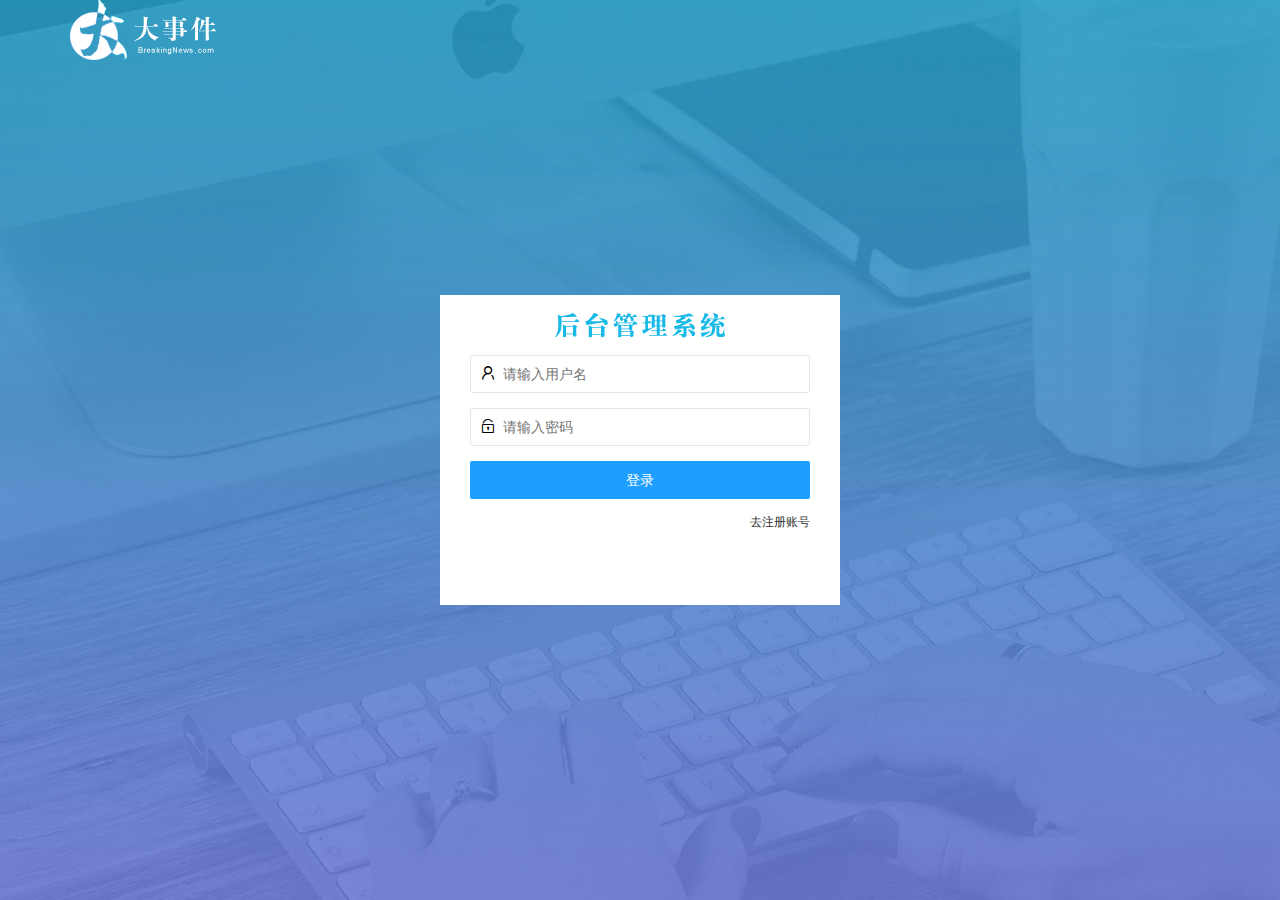
<file: login.html>
<!DOCTYPE html>
<html lang="en">

<head>
    <meta charset="UTF-8" />
    <meta http-equiv="X-UA-Compatible" content="IE=edge" />
    <meta name="viewport" content="width=device-width, initial-scale=1.0" />
    <title>大事件-登录</title>
    <!-- 导入 LayUI 样式 -->
    <link rel="stylesheet" href="./assets/lib/layui/css/layui.css" />
    <!-- 导入自定义样式 -->
    <link rel="stylesheet" href="./assets/css/login.css" />
</head>

<body>
    <!-- 头部 logo 区域 -->
    <div class="layui-main">
        <img src="/assets/images/logo.png" alt="" />
    </div>

    <!-- 登录注册区域 -->
    <div class="loginAndRegBox">
        <!-- 登录标题 -->
        <div class="title-box"></div>
        <!-- 登录 -->
        <!-- 登录 -->
        <div class="login-box">
            <form class="layui-form" id="form_login">

                <!-- 用户名 -->
                <div class="layui-form-item">
                    <i class="layui-icon layui-icon-username"></i>
                    <input type="text" name="username" required lay-verify="required" placeholder="请输入用户名"
                        autocomplete="off" class="layui-input" />
                </div>

                <!-- 密码 -->
                <div class="layui-form-item">
                    <i class="layui-icon layui-icon-password"></i>
                    <input type="password" name="password" required lay-verify="required" placeholder="请输入密码"
                        autocomplete="off" class="layui-input" />
                </div>

                <!-- 登录按钮 -->
                <div class="layui-form-item">
                    <!-- 注意：表单提交按钮和普通按钮的区别，就是 lay-submit 属性 -->
                    <button class="layui-btn layui-btn-normal layui-btn-fluid" lay-submit>
                        登录
                    </button>
                </div>
                <div class="layui-form-item link">
                    <a href="javascript:;" id="link_reg">去注册账号</a>
                </div>
            </form>
        </div>
        <!-- 注册 -->
        <div class="reg-box">
            <form class="layui-form" id="form_reg">
                <!-- 用户名 -->
                <div class="layui-form-item">
                    <i class="layui-icon layui-icon-username"></i>
                    <input type="text" name="username" required lay-verify="required" placeholder="请输入用户名"
                        autocomplete="off" class="layui-input" />
                </div>

                <!-- 密码 -->
                <div class="layui-form-item">
                    <i class="layui-icon layui-icon-password"></i>
                    <input type="password" name="password" required lay-verify="required|pwd" placeholder="请输入密码"
                        autocomplete="off" class="layui-input" />
                </div>

                <!-- 确认密码 -->
                <div class="layui-form-item">
                    <i class="layui-icon layui-icon-password"></i>
                    <input type="password" name="repassword" required lay-verify="require|repwd" placeholder="再次确认密码"
                        autocomplete="off" class="layui-input" />
                </div>

                <!-- 注册按钮 -->
                <div class="layui-form-item">
                    <!-- 注意：表单提交按钮和普通按钮的区别，就是 lay-submit 属性 -->
                    <button class="layui-btn layui-btn-normal layui-btn-fluid" lay-submit>
                        注册
                    </button>
                </div>
                <div class="layui-form-item link">
                    <a href="javascript:;" id="link_login">去登录</a>
                </div>
            </form>
        </div>
    </div>
</body>
<script src="/assets/lib/jquery.js"></script>
<script src="/assets/lib/layui/layui.all.js"></script>
<script src="/js/baseAPI.js"></script>
<script src="/js/login.js"></script>

</html>
</file>
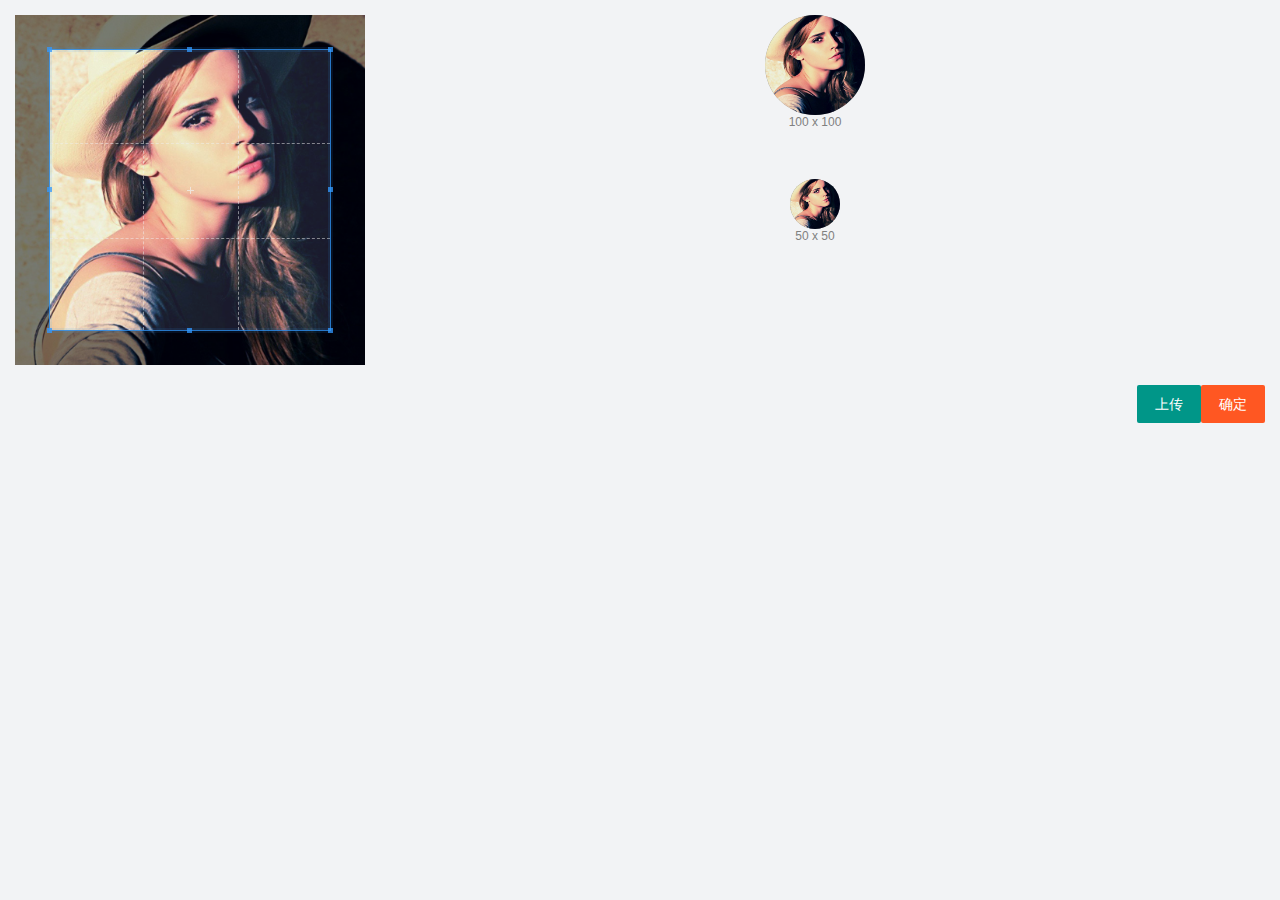
<file: userAvatar.html>
<!DOCTYPE html>
<html lang="en">

<head>
    <meta charset="UTF-8" />
    <meta http-equiv="X-UA-Compatible" content="IE=edge" />
    <meta name="viewport" content="width=device-width, initial-scale=1.0" />
    <title>Document</title>
    <link rel="stylesheet" href="/assets/lib/layui/css/layui.css" />
    <link rel="stylesheet" href="/assets/lib/cropper/cropper.css">
    <link rel="stylesheet" href="/assets/user/userAvatar.css">
</head>

<body>
    <!-- 第一行的图片裁剪和预览区域 -->
    <div class="row1">
        <!-- 图片裁剪区域 -->
        <div class="cropper-box">
            <!-- 这个 img 标签很重要，将来会把它初始化为裁剪区域 -->
            <img id="image" src="/assets/images/sample.jpg" />
        </div>
        <!-- 图片的预览区域 -->
        <div class="preview-box">
            <div>
                <!-- 宽高为 100px 的预览区域 -->
                <div class="img-preview w100"></div>
                <p class="size">100 x 100</p>
            </div>
            <div>
                <!-- 宽高为 50px 的预览区域 -->
                <div class="img-preview w50"></div>
                <p class="size">50 x 50</p>
            </div>
        </div>
    </div>
    <!-- 第二行的按钮区域 -->
    <div class="row2">
        <button type="button" class="layui-btn" id="btnChooseImage">上传</button>
        <input type="file" id="file" accept="image/png,image/jpeg" />
        <button type="button" class="layui-btn layui-btn-danger" id="btnUpload">确定</button>
    </div>
</body>
<script src="/assets/lib/jquery.js"></script>
<script src="/assets/lib/layui/layui.all.js"></script>
<script src="/assets/lib/cropper/Cropper.js"></script>
<script src="/assets/lib/cropper/jquery-cropper.js"></script>
<script src="/js/baseAPI.js"></script>
<script src="/assets/user/userAvatar.js"></script>

</html>
</file>
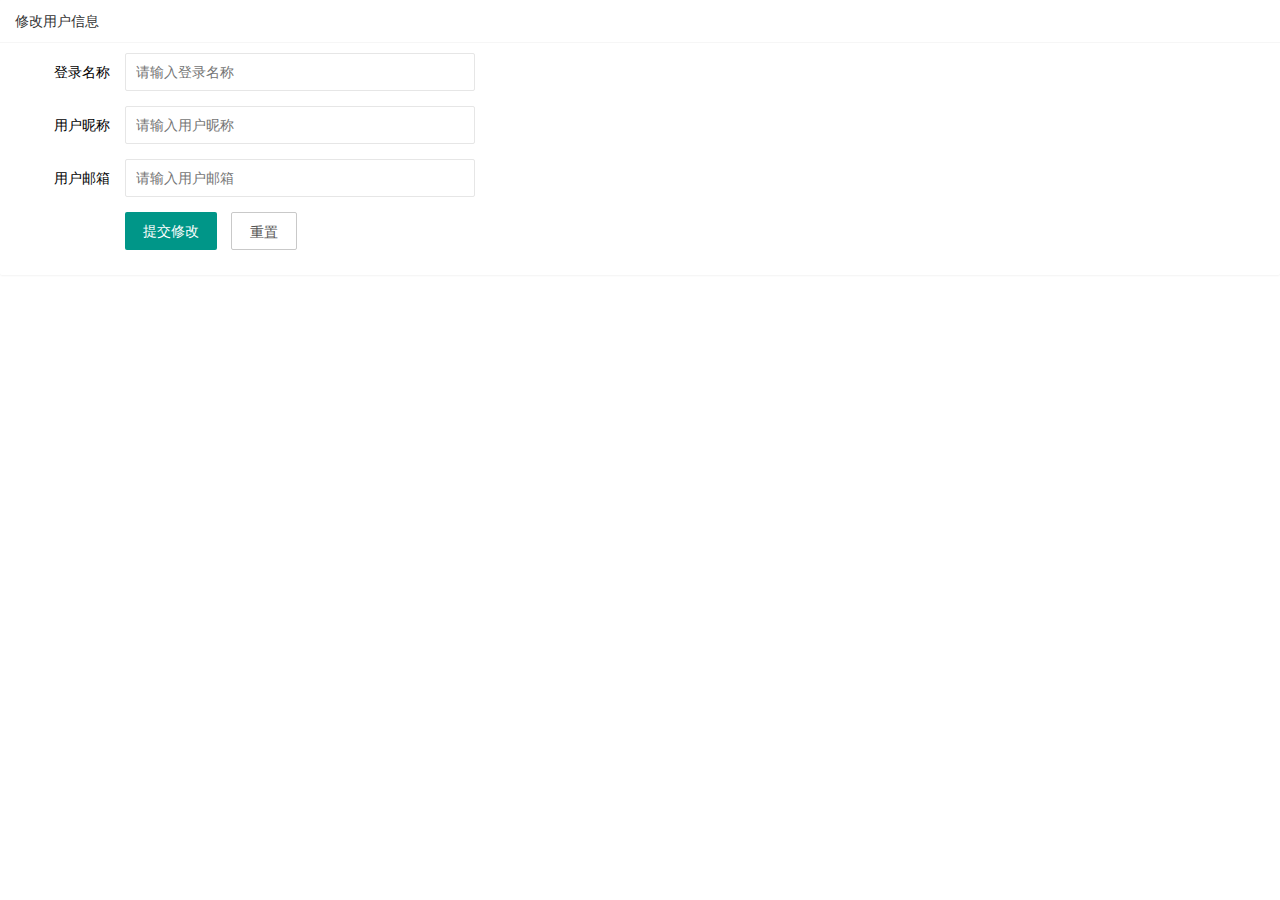
<file: userinfo.html>
<!DOCTYPE html>
<html lang="en">

<head>
    <meta charset="UTF-8" />
    <meta http-equiv="X-UA-Compatible" content="IE=edge" />
    <meta name="viewport" content="width=device-width, initial-scale=1.0" />
    <title>Document</title>
    <link rel="stylesheet" href="/assets/lib/layui/css/layui.css">
    <link rel="stylesheet" href="/assets/user/userInfo.css">
</head>

<body>
    <div class="layui-card">
        <div class="layui-card-header">修改用户信息</div>
        <div class="layui-card-body">
            <!-- form 表单 -->
            <form class="layui-form" action="" lay-filter="formUserInfo">
                <!-- 隐藏域 -->
                <input type="hidden" name="id">
                <div class="layui-form-item">
                    <label class="layui-form-label">登录名称</label>
                    <div class="layui-input-block">
                        <input type="text" name="username" required readonly lay-verify="required" placeholder="请输入登录名称"
                            autocomplete="off" class="layui-input" />
                    </div>
                </div>
                <div class="layui-form-item">
                    <label class="layui-form-label">用户昵称</label>
                    <div class="layui-input-block">
                        <input type="text" name="nickname" required lay-verify="required|nickname" placeholder="请输入用户昵称"
                            autocomplete="off" class="layui-input" />
                    </div>
                </div>
                <div class="layui-form-item">
                    <label class="layui-form-label">用户邮箱</label>
                    <div class="layui-input-block">
                        <input type="text" name="email" required lay-verify="required|email" placeholder="请输入用户邮箱"
                            autocomplete="off" class="layui-input" />
                    </div>
                </div>
                <div class="layui-form-item">
                    <div class="layui-input-block">
                        <button class="layui-btn" lay-submit lay-filter="formDemo">提交修改</button>
                        <button type="reset" class="layui-btn layui-btn-primary" id="btnReset">重置</button>
                    </div>
                </div>
            </form>
        </div>
    </div>
</body>
<script src="/assets/lib/jquery.js"></script>
<script src="/assets/lib/layui/layui.all.js"></script>
<script src="/js/baseAPI.js"></script>
<script src="/js/index.js"></script>
<script src="/assets/user/userInfo.js"></script>

</html>
</file>
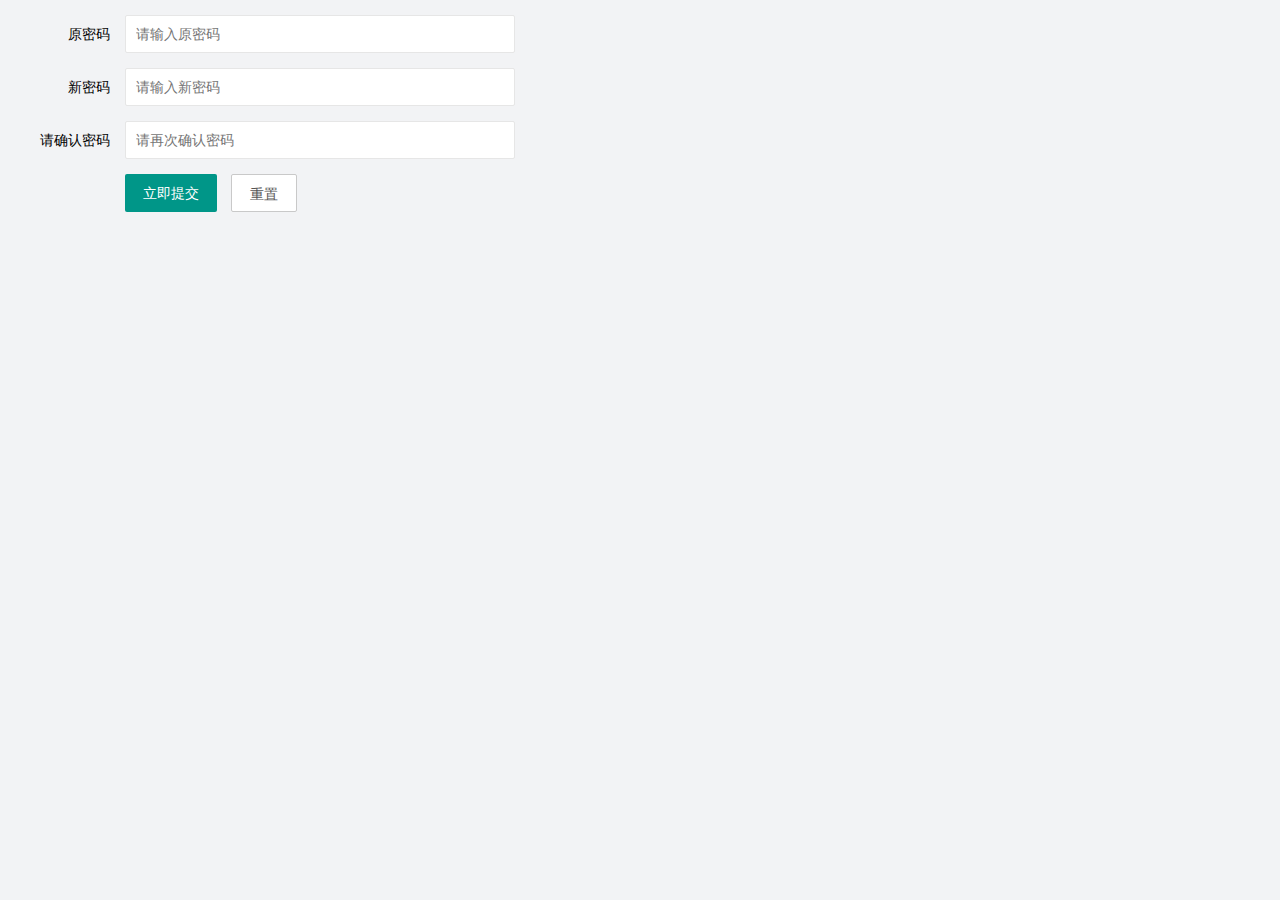
<file: userPsw.html>
<!DOCTYPE html>
<html lang="en">

<head>
    <meta charset="UTF-8">
    <meta http-equiv="X-UA-Compatible" content="IE=edge">
    <meta name="viewport" content="width=device-width, initial-scale=1.0">
    <title>Document</title>
    <link rel="stylesheet" href="/assets/lib/layui/css/layui.css">
    <link rel="stylesheet" href="/assets/user/userPsw.css">
</head>

<body>
    <form class="layui-form" action="">
        <div class="layui-form-item">
            <label class="layui-form-label">原密码</label>
            <div class="layui-input-block">
                <input type="password" name="oldPwd" required lay-verify="required|pwd" placeholder="请输入原密码"
                    autocomplete="off" class="layui-input" />
            </div>
        </div>
        <div class="layui-form-item">
            <label class="layui-form-label">新密码</label>
            <div class="layui-input-block">
                <input type="password" name="newPwd" required lay-verify="required|pwd|samePwd" placeholder="请输入新密码"
                    autocomplete="off" class="layui-input" />
            </div>
        </div>
        <div class="layui-form-item">
            <label class="layui-form-label">请确认密码</label>
            <div class="layui-input-block">
                <input type="password" name="rePwd" required lay-verify="required|pwd|rePwd" placeholder="请再次确认密码"
                    autocomplete="off" class="layui-input" />
            </div>
        </div>
        <div class="layui-form-item">
            <div class="layui-input-block">
                <button class="layui-btn" lay-submit lay-filter="formDemo">
                    立即提交
                </button>
                <button type="reset" class="layui-btn layui-btn-primary">
                    重置
                </button>
            </div>
        </div>
    </form>
</body>
<script src="/assets/lib/jquery.js"></script>
<script src="/assets/lib/layui/layui.all.js"></script>
<script src="/js/baseAPI.js"></script>
<script src="/assets/user/userPwd.js"></script>

</html>
</file>
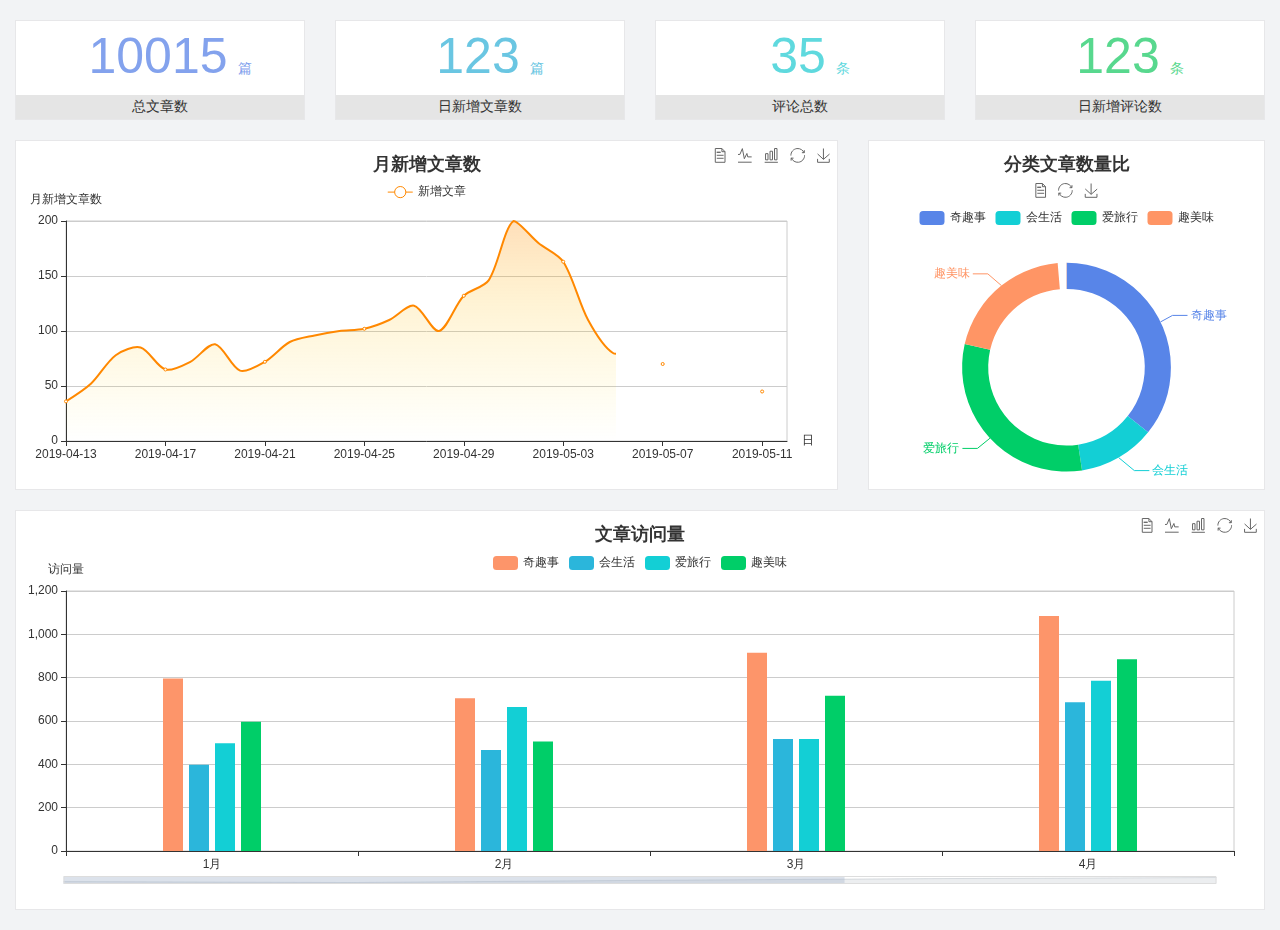
<file: home/dashboard.html>
<!DOCTYPE html>
<html lang="en">

<head>
  <meta charset="UTF-8">
  <meta name="viewport" content="width=device-width, initial-scale=1.0">
  <meta http-equiv="X-UA-Compatible" content="ie=edge">
  <title>图表统计</title>
  <link rel="stylesheet" href="../../assets/lib/bootstrap.css" />
  <link rel="stylesheet" href="../../assets/lib/main.css" />
  <script src="../../assets/lib/jquery.js"></script>
  <script type="text/javascript" src="../../assets/lib/echarts.min.js"></script>
</head>

<body>
  <div class="container-fluid">
    <div class="row spannel_list">
      <div class="col-sm-3 col-xs-6">
        <div class="spannel">
          <em>10015</em><span>篇</span>
          <b>总文章数</b>
        </div>
      </div>
      <div class="col-sm-3 col-xs-6">
        <div class="spannel scolor01">
          <em>123</em><span>篇</span>
          <b>日新增文章数</b>
        </div>
      </div>
      <div class="col-sm-3 col-xs-6">
        <div class="spannel scolor02">
          <em>35</em><span>条</span>
          <b>评论总数</b>
        </div>
      </div>
      <div class="col-sm-3 col-xs-6">
        <div class="spannel scolor03">
          <em>123</em><span>条</span>
          <b>日新增评论数</b>
        </div>
      </div>
    </div>
  </div>

  <div class="container-fluid">
    <div class="row curve-pie">
      <div class="col-lg-8 col-md-8">
        <div class="gragh_pannel" id="curve_show"></div>
      </div>
      <div class="col-lg-4 col-md-4">
        <div class="gragh_pannel" id="pie_show"></div>
      </div>
    </div>
  </div>

  <div class="container-fluid">
    <div class="column_pannel" id="column_show"></div>
  </div>

  <script>
    var oChart = echarts.init(document.getElementById('curve_show'));
    var aList_all = [
      { 'count': 36, 'date': '2019-04-13' },
      { 'count': 52, 'date': '2019-04-14' },
      { 'count': 78, 'date': '2019-04-15' },
      { 'count': 85, 'date': '2019-04-16' },
      { 'count': 65, 'date': '2019-04-17' },
      { 'count': 72, 'date': '2019-04-18' },
      { 'count': 88, 'date': '2019-04-19' },
      { 'count': 64, 'date': '2019-04-20' },
      { 'count': 72, 'date': '2019-04-21' },
      { 'count': 90, 'date': '2019-04-22' },
      { 'count': 96, 'date': '2019-04-23' },
      { 'count': 100, 'date': '2019-04-24' },
      { 'count': 102, 'date': '2019-04-25' },
      { 'count': 110, 'date': '2019-04-26' },
      { 'count': 123, 'date': '2019-04-27' },
      { 'count': 100, 'date': '2019-04-28' },
      { 'count': 132, 'date': '2019-04-29' },
      { 'count': 146, 'date': '2019-04-30' },
      { 'count': 200, 'date': '2019-05-01' },
      { 'count': 180, 'date': '2019-05-02' },
      { 'count': 163, 'date': '2019-05-03' },
      { 'count': 110, 'date': '2019-05-04' },
      { 'count': 80, 'date': '2019-05-05' },
      { 'count': 82, 'date': '2019-05-06' },
      { 'count': 70, 'date': '2019-05-07' },
      { 'count': 65, 'date': '2019-05-08' },
      { 'count': 54, 'date': '2019-05-09' },
      { 'count': 40, 'date': '2019-05-10' },
      { 'count': 45, 'date': '2019-05-11' },
      { 'count': 38, 'date': '2019-05-12' },
    ];

    let aCount = [];
    let aDate = [];

    for (var i = 0; i < aList_all.length; i++) {
      aCount.push(aList_all[i].count);
      aDate.push(aList_all[i].date);
    }

    var chartopt = {
      title: {
        text: '月新增文章数',
        left: 'center',
        top: '10'
      },
      tooltip: {
        trigger: 'axis'
      },
      legend: {
        data: ['新增文章'],
        top: '40'
      },
      toolbox: {
        show: true,
        feature: {
          mark: { show: true },
          dataView: { show: true, readOnly: false },
          magicType: { show: true, type: ['line', 'bar'] },
          restore: { show: true },
          saveAsImage: { show: true }
        }
      },
      calculable: true,
      xAxis: [
        {
          name: '日',
          type: 'category',
          boundaryGap: false,
          data: aDate
        }
      ],
      yAxis: [
        {
          name: '月新增文章数',
          type: 'value'
        }
      ],
      series: [
        {
          name: '新增文章',
          type: 'line',
          smooth: true,
          itemStyle: { normal: { areaStyle: { type: 'default' }, color: '#f80' }, lineStyle: { color: '#f80' } },
          data: aCount
        }],
      areaStyle: {
        normal: {
          color: new echarts.graphic.LinearGradient(0, 0, 0, 1, [{
            offset: 0,
            color: 'rgba(255,136,0,0.39)'
          }, {
            offset: .34,
            color: 'rgba(255,180,0,0.25)'
          }, {
            offset: 1,
            color: 'rgba(255,222,0,0.00)'
          }])

        }
      },
      grid: {
        show: true,
        x: 50,
        x2: 50,
        y: 80,
        height: 220
      }
    };

    oChart.setOption(chartopt);


    var oPie = echarts.init(document.getElementById('pie_show'));
    var oPieopt =
    {
      title: {
        top: 10,
        text: '分类文章数量比',
        x: 'center'
      },
      tooltip: {
        trigger: 'item',
        formatter: "{a} <br/>{b} : {c} ({d}%)"
      },
      color: ['#5885e8', '#13cfd5', '#00ce68', '#ff9565'],
      legend: {
        x: 'center',
        top: 65,
        data: ['奇趣事', '会生活', '爱旅行', '趣美味']
      },
      toolbox: {
        show: true,
        x: 'center',
        top: 35,
        feature: {
          mark: { show: true },
          dataView: { show: true, readOnly: false },
          magicType: {
            show: true,
            type: ['pie', 'funnel'],
            option: {
              funnel: {
                x: '25%',
                width: '50%',
                funnelAlign: 'left',
                max: 1548
              }
            }
          },
          restore: { show: true },
          saveAsImage: { show: true }
        }
      },
      calculable: true,
      series: [
        {
          name: '访问来源',
          type: 'pie',
          radius: ['45%', '60%'],
          center: ['50%', '65%'],
          data: [
            { value: 300, name: '奇趣事' },
            { value: 100, name: '会生活' },
            { value: 260, name: '爱旅行' },
            { value: 180, name: '趣美味' }
          ]
        }
      ]
    };
    oPie.setOption(oPieopt);



    var oColumn = this.echarts.init(document.getElementById('column_show'));
    var oColumnopt =
    {
      title: {
        text: '文章访问量',
        left: 'center',
        top: '10'
      },
      tooltip: {
        trigger: 'axis'
      },
      legend: {
        data: ['奇趣事', '会生活', '爱旅行', '趣美味'],
        top: '40'
      },
      toolbox: {
        show: true,
        feature: {
          mark: { show: true },
          dataView: { show: true, readOnly: false },
          magicType: { show: true, type: ['line', 'bar'] },
          restore: { show: true },
          saveAsImage: { show: true }
        }
      },
      calculable: true,
      xAxis: [
        {
          type: 'category',
          data: ['1月', '2月', '3月', '4月', '5月']
        }
      ],
      yAxis: [
        {
          name: '访问量',
          type: 'value'
        }
      ],
      series: [
        {
          name: '奇趣事',
          type: 'bar',
          barWidth: 20,
          itemStyle: {
            normal: { areaStyle: { type: 'default' }, color: '#fd956a' }
          },
          data: [800, 708, 920, 1090, 1200]
        },
        {
          name: '会生活',
          type: 'bar',
          barWidth: 20,
          itemStyle: {
            normal: { areaStyle: { type: 'default' }, color: '#2bb6db' }
          },
          data: [400, 468, 520, 690, 800]
        },
        {
          name: '爱旅行',
          type: 'bar',
          barWidth: 20,
          itemStyle: {
            normal: { areaStyle: { type: 'default' }, color: '#13cfd5' }
          },
          data: [500, 668, 520, 790, 900]
        },
        {
          name: '趣美味',
          type: 'bar',
          barWidth: 20,
          itemStyle: {
            normal: { areaStyle: { type: 'default' }, color: '#00ce68' }
          },
          data: [600, 508, 720, 890, 1000]
        }
      ],
      grid: {
        show: true,
        x: 50,
        x2: 30,
        y: 80,
        height: 260
      },
      dataZoom: [//给x轴设置滚动条
        {
          start: 0,//默认为0
          end: 100 - 1000 / 31,//默认为100
          type: 'slider',
          show: true,
          xAxisIndex: [0],
          handleSize: 0,//滑动条的 左右2个滑动条的大小
          height: 8,//组件高度
          left: 45, //左边的距离
          right: 50,//右边的距离
          bottom: 26,//右边的距离
          handleColor: '#ddd',//h滑动图标的颜色
          handleStyle: {
            borderColor: "#cacaca",
            borderWidth: "1",
            shadowBlur: 2,
            background: "#ddd",
            shadowColor: "#ddd",
          }
        }]
    };
    oColumn.setOption(oColumnopt);
  </script>
</body>

</html>
</file>
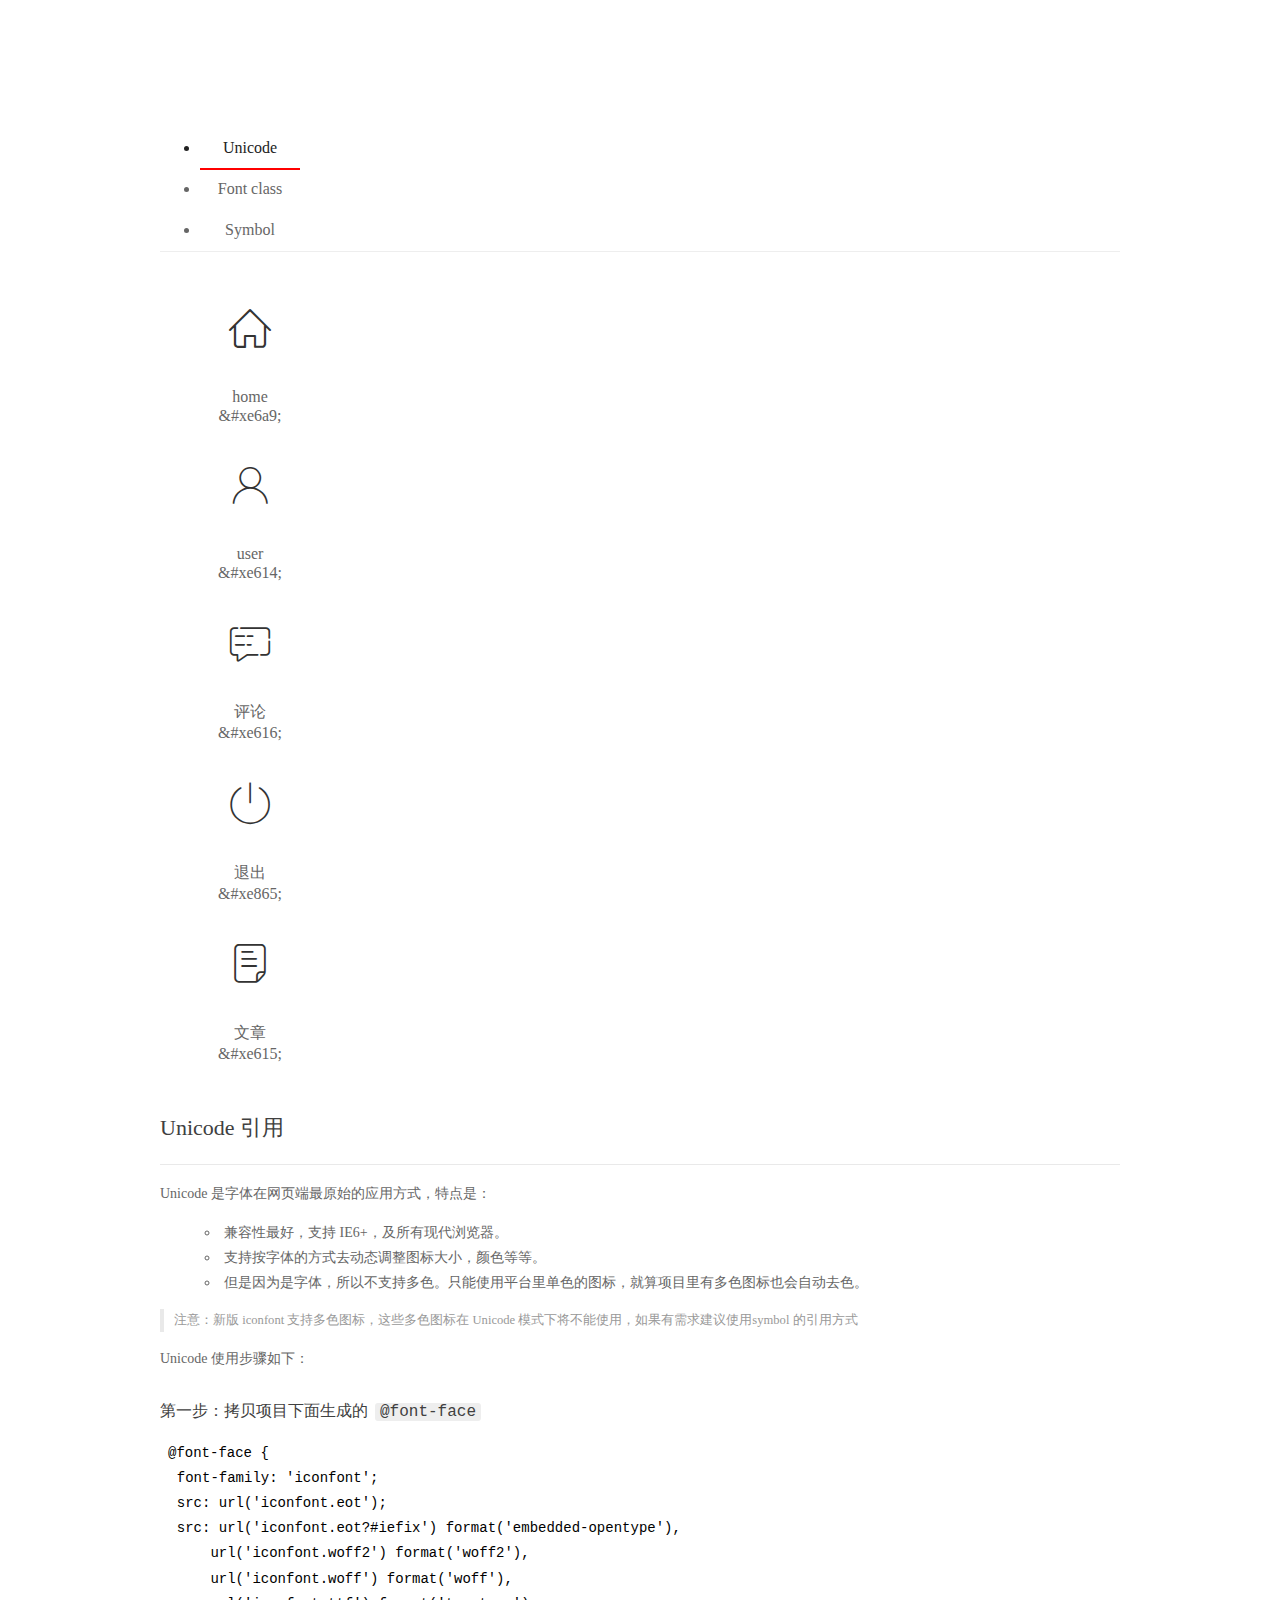
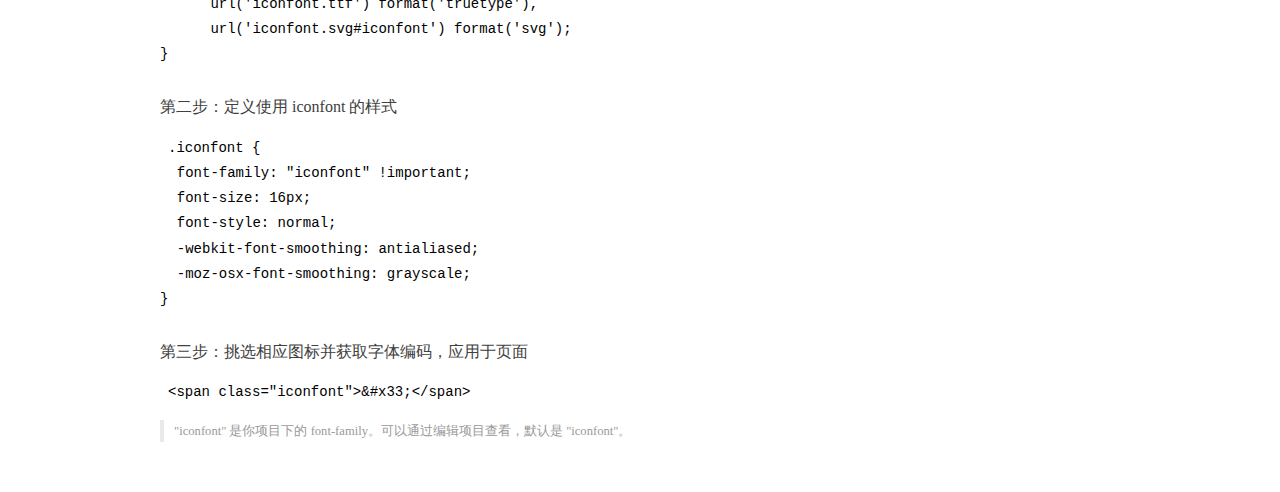
<file: assets/fonts/demo_index.html>
<!DOCTYPE html>
<html>
<head>
  <meta charset="utf-8"/>
  <title>IconFont Demo</title>
  <link rel="shortcut icon" href="https://gtms04.alicdn.com/tps/i4/TB1_oz6GVXXXXaFXpXXJDFnIXXX-64-64.ico" type="image/x-icon"/>
  <link rel="stylesheet" href="https://g.alicdn.com/thx/cube/1.3.2/cube.min.css">
  <link rel="stylesheet" href="demo.css">
  <link rel="stylesheet" href="iconfont.css">
  <script src="iconfont.js"></script>
  <!-- jQuery -->
  <script src="https://a1.alicdn.com/oss/uploads/2018/12/26/7bfddb60-08e8-11e9-9b04-53e73bb6408b.js"></script>
  <!-- 代码高亮 -->
  <script src="https://a1.alicdn.com/oss/uploads/2018/12/26/a3f714d0-08e6-11e9-8a15-ebf944d7534c.js"></script>
</head>
<body>
  <div class="main">
    <h1 class="logo"><a href="https://www.iconfont.cn/" title="iconfont 首页" target="_blank">&#xe86b;</a></h1>
    <div class="nav-tabs">
      <ul id="tabs" class="dib-box">
        <li class="dib active"><span>Unicode</span></li>
        <li class="dib"><span>Font class</span></li>
        <li class="dib"><span>Symbol</span></li>
      </ul>
      
    </div>
    <div class="tab-container">
      <div class="content unicode" style="display: block;">
          <ul class="icon_lists dib-box">
          
            <li class="dib">
              <span class="icon iconfont">&#xe6a9;</span>
                <div class="name">home</div>
                <div class="code-name">&amp;#xe6a9;</div>
              </li>
          
            <li class="dib">
              <span class="icon iconfont">&#xe614;</span>
                <div class="name">user</div>
                <div class="code-name">&amp;#xe614;</div>
              </li>
          
            <li class="dib">
              <span class="icon iconfont">&#xe616;</span>
                <div class="name">评论</div>
                <div class="code-name">&amp;#xe616;</div>
              </li>
          
            <li class="dib">
              <span class="icon iconfont">&#xe865;</span>
                <div class="name">退出</div>
                <div class="code-name">&amp;#xe865;</div>
              </li>
          
            <li class="dib">
              <span class="icon iconfont">&#xe615;</span>
                <div class="name">文章</div>
                <div class="code-name">&amp;#xe615;</div>
              </li>
          
          </ul>
          <div class="article markdown">
          <h2 id="unicode-">Unicode 引用</h2>
          <hr>

          <p>Unicode 是字体在网页端最原始的应用方式，特点是：</p>
          <ul>
            <li>兼容性最好，支持 IE6+，及所有现代浏览器。</li>
            <li>支持按字体的方式去动态调整图标大小，颜色等等。</li>
            <li>但是因为是字体，所以不支持多色。只能使用平台里单色的图标，就算项目里有多色图标也会自动去色。</li>
          </ul>
          <blockquote>
            <p>注意：新版 iconfont 支持多色图标，这些多色图标在 Unicode 模式下将不能使用，如果有需求建议使用symbol 的引用方式</p>
          </blockquote>
          <p>Unicode 使用步骤如下：</p>
          <h3 id="-font-face">第一步：拷贝项目下面生成的 <code>@font-face</code></h3>
<pre><code class="language-css"
>@font-face {
  font-family: 'iconfont';
  src: url('iconfont.eot');
  src: url('iconfont.eot?#iefix') format('embedded-opentype'),
      url('iconfont.woff2') format('woff2'),
      url('iconfont.woff') format('woff'),
      url('iconfont.ttf') format('truetype'),
      url('iconfont.svg#iconfont') format('svg');
}
</code></pre>
          <h3 id="-iconfont-">第二步：定义使用 iconfont 的样式</h3>
<pre><code class="language-css"
>.iconfont {
  font-family: "iconfont" !important;
  font-size: 16px;
  font-style: normal;
  -webkit-font-smoothing: antialiased;
  -moz-osx-font-smoothing: grayscale;
}
</code></pre>
          <h3 id="-">第三步：挑选相应图标并获取字体编码，应用于页面</h3>
<pre>
<code class="language-html"
>&lt;span class="iconfont"&gt;&amp;#x33;&lt;/span&gt;
</code></pre>
          <blockquote>
            <p>"iconfont" 是你项目下的 font-family。可以通过编辑项目查看，默认是 "iconfont"。</p>
          </blockquote>
          </div>
      </div>
      <div class="content font-class">
        <ul class="icon_lists dib-box">
          
          <li class="dib">
            <span class="icon iconfont icon-home"></span>
            <div class="name">
              home
            </div>
            <div class="code-name">.icon-home
            </div>
          </li>
          
          <li class="dib">
            <span class="icon iconfont icon-user"></span>
            <div class="name">
              user
            </div>
            <div class="code-name">.icon-user
            </div>
          </li>
          
          <li class="dib">
            <span class="icon iconfont icon-pinglun"></span>
            <div class="name">
              评论
            </div>
            <div class="code-name">.icon-pinglun
            </div>
          </li>
          
          <li class="dib">
            <span class="icon iconfont icon-tuichu"></span>
            <div class="name">
              退出
            </div>
            <div class="code-name">.icon-tuichu
            </div>
          </li>
          
          <li class="dib">
            <span class="icon iconfont icon-16"></span>
            <div class="name">
              文章
            </div>
            <div class="code-name">.icon-16
            </div>
          </li>
          
        </ul>
        <div class="article markdown">
        <h2 id="font-class-">font-class 引用</h2>
        <hr>

        <p>font-class 是 Unicode 使用方式的一种变种，主要是解决 Unicode 书写不直观，语意不明确的问题。</p>
        <p>与 Unicode 使用方式相比，具有如下特点：</p>
        <ul>
          <li>兼容性良好，支持 IE8+，及所有现代浏览器。</li>
          <li>相比于 Unicode 语意明确，书写更直观。可以很容易分辨这个 icon 是什么。</li>
          <li>因为使用 class 来定义图标，所以当要替换图标时，只需要修改 class 里面的 Unicode 引用。</li>
          <li>不过因为本质上还是使用的字体，所以多色图标还是不支持的。</li>
        </ul>
        <p>使用步骤如下：</p>
        <h3 id="-fontclass-">第一步：引入项目下面生成的 fontclass 代码：</h3>
<pre><code class="language-html">&lt;link rel="stylesheet" href="./iconfont.css"&gt;
</code></pre>
        <h3 id="-">第二步：挑选相应图标并获取类名，应用于页面：</h3>
<pre><code class="language-html">&lt;span class="iconfont icon-xxx"&gt;&lt;/span&gt;
</code></pre>
        <blockquote>
          <p>"
            iconfont" 是你项目下的 font-family。可以通过编辑项目查看，默认是 "iconfont"。</p>
        </blockquote>
      </div>
      </div>
      <div class="content symbol">
          <ul class="icon_lists dib-box">
          
            <li class="dib">
                <svg class="icon svg-icon" aria-hidden="true">
                  <use xlink:href="#icon-home"></use>
                </svg>
                <div class="name">home</div>
                <div class="code-name">#icon-home</div>
            </li>
          
            <li class="dib">
                <svg class="icon svg-icon" aria-hidden="true">
                  <use xlink:href="#icon-user"></use>
                </svg>
                <div class="name">user</div>
                <div class="code-name">#icon-user</div>
            </li>
          
            <li class="dib">
                <svg class="icon svg-icon" aria-hidden="true">
                  <use xlink:href="#icon-pinglun"></use>
                </svg>
                <div class="name">评论</div>
                <div class="code-name">#icon-pinglun</div>
            </li>
          
            <li class="dib">
                <svg class="icon svg-icon" aria-hidden="true">
                  <use xlink:href="#icon-tuichu"></use>
                </svg>
                <div class="name">退出</div>
                <div class="code-name">#icon-tuichu</div>
            </li>
          
            <li class="dib">
                <svg class="icon svg-icon" aria-hidden="true">
                  <use xlink:href="#icon-16"></use>
                </svg>
                <div class="name">文章</div>
                <div class="code-name">#icon-16</div>
            </li>
          
          </ul>
          <div class="article markdown">
          <h2 id="symbol-">Symbol 引用</h2>
          <hr>

          <p>这是一种全新的使用方式，应该说这才是未来的主流，也是平台目前推荐的用法。相关介绍可以参考这篇<a href="">文章</a>
            这种用法其实是做了一个 SVG 的集合，与另外两种相比具有如下特点：</p>
          <ul>
            <li>支持多色图标了，不再受单色限制。</li>
            <li>通过一些技巧，支持像字体那样，通过 <code>font-size</code>, <code>color</code> 来调整样式。</li>
            <li>兼容性较差，支持 IE9+，及现代浏览器。</li>
            <li>浏览器渲染 SVG 的性能一般，还不如 png。</li>
          </ul>
          <p>使用步骤如下：</p>
          <h3 id="-symbol-">第一步：引入项目下面生成的 symbol 代码：</h3>
<pre><code class="language-html">&lt;script src="./iconfont.js"&gt;&lt;/script&gt;
</code></pre>
          <h3 id="-css-">第二步：加入通用 CSS 代码（引入一次就行）：</h3>
<pre><code class="language-html">&lt;style&gt;
.icon {
  width: 1em;
  height: 1em;
  vertical-align: -0.15em;
  fill: currentColor;
  overflow: hidden;
}
&lt;/style&gt;
</code></pre>
          <h3 id="-">第三步：挑选相应图标并获取类名，应用于页面：</h3>
<pre><code class="language-html">&lt;svg class="icon" aria-hidden="true"&gt;
  &lt;use xlink:href="#icon-xxx"&gt;&lt;/use&gt;
&lt;/svg&gt;
</code></pre>
          </div>
      </div>

    </div>
  </div>
  <script>
  $(document).ready(function () {
      $('.tab-container .content:first').show()

      $('#tabs li').click(function (e) {
        var tabContent = $('.tab-container .content')
        var index = $(this).index()

        if ($(this).hasClass('active')) {
          return
        } else {
          $('#tabs li').removeClass('active')
          $(this).addClass('active')

          tabContent.hide().eq(index).fadeIn()
        }
      })
    })
  </script>
</body>
</html>
</file>
<file: assets/lib/layui/css/layui.css>
/** layui-v2.5.5 MIT License By https://www.layui.com */
 .layui-inline,img{display:inline-block;vertical-align:middle}h1,h2,h3,h4,h5,h6{font-weight:400}.layui-edge,.layui-header,.layui-inline,.layui-main{position:relative}.layui-body,.layui-edge,.layui-elip{overflow:hidden}.layui-btn,.layui-edge,.layui-inline,img{vertical-align:middle}.layui-btn,.layui-disabled,.layui-icon,.layui-unselect{-moz-user-select:none;-webkit-user-select:none;-ms-user-select:none}.layui-elip,.layui-form-checkbox span,.layui-form-pane .layui-form-label{text-overflow:ellipsis;white-space:nowrap}.layui-breadcrumb,.layui-tree-btnGroup{visibility:hidden}blockquote,body,button,dd,div,dl,dt,form,h1,h2,h3,h4,h5,h6,input,li,ol,p,pre,td,textarea,th,ul{margin:0;padding:0;-webkit-tap-highlight-color:rgba(0,0,0,0)}a:active,a:hover{outline:0}img{border:none}li{list-style:none}table{border-collapse:collapse;border-spacing:0}h4,h5,h6{font-size:100%}button,input,optgroup,option,select,textarea{font-family:inherit;font-size:inherit;font-style:inherit;font-weight:inherit;outline:0}pre{white-space:pre-wrap;white-space:-moz-pre-wrap;white-space:-pre-wrap;white-space:-o-pre-wrap;word-wrap:break-word}body{line-height:24px;font:14px Helvetica Neue,Helvetica,PingFang SC,Tahoma,Arial,sans-serif}hr{height:1px;margin:10px 0;border:0;clear:both}a{color:#333;text-decoration:none}a:hover{color:#777}a cite{font-style:normal;*cursor:pointer}.layui-border-box,.layui-border-box *{box-sizing:border-box}.layui-box,.layui-box *{box-sizing:content-box}.layui-clear{clear:both;*zoom:1}.layui-clear:after{content:'\20';clear:both;*zoom:1;display:block;height:0}.layui-inline{*display:inline;*zoom:1}.layui-edge{display:inline-block;width:0;height:0;border-width:6px;border-style:dashed;border-color:transparent}.layui-edge-top{top:-4px;border-bottom-color:#999;border-bottom-style:solid}.layui-edge-right{border-left-color:#999;border-left-style:solid}.layui-edge-bottom{top:2px;border-top-color:#999;border-top-style:solid}.layui-edge-left{border-right-color:#999;border-right-style:solid}.layui-disabled,.layui-disabled:hover{color:#d2d2d2!important;cursor:not-allowed!important}.layui-circle{border-radius:100%}.layui-show{display:block!important}.layui-hide{display:none!important}@font-face{font-family:layui-icon;src:url(../font/iconfont.eot?v=250);src:url(../font/iconfont.eot?v=250#iefix) format('embedded-opentype'),url(../font/iconfont.woff2?v=250) format('woff2'),url(../font/iconfont.woff?v=250) format('woff'),url(../font/iconfont.ttf?v=250) format('truetype'),url(../font/iconfont.svg?v=250#layui-icon) format('svg')}.layui-icon{font-family:layui-icon!important;font-size:16px;font-style:normal;-webkit-font-smoothing:antialiased;-moz-osx-font-smoothing:grayscale}.layui-icon-reply-fill:before{content:"\e611"}.layui-icon-set-fill:before{content:"\e614"}.layui-icon-menu-fill:before{content:"\e60f"}.layui-icon-search:before{content:"\e615"}.layui-icon-share:before{content:"\e641"}.layui-icon-set-sm:before{content:"\e620"}.layui-icon-engine:before{content:"\e628"}.layui-icon-close:before{content:"\1006"}.layui-icon-close-fill:before{content:"\1007"}.layui-icon-chart-screen:before{content:"\e629"}.layui-icon-star:before{content:"\e600"}.layui-icon-circle-dot:before{content:"\e617"}.layui-icon-chat:before{content:"\e606"}.layui-icon-release:before{content:"\e609"}.layui-icon-list:before{content:"\e60a"}.layui-icon-chart:before{content:"\e62c"}.layui-icon-ok-circle:before{content:"\1005"}.layui-icon-layim-theme:before{content:"\e61b"}.layui-icon-table:before{content:"\e62d"}.layui-icon-right:before{content:"\e602"}.layui-icon-left:before{content:"\e603"}.layui-icon-cart-simple:before{content:"\e698"}.layui-icon-face-cry:before{content:"\e69c"}.layui-icon-face-smile:before{content:"\e6af"}.layui-icon-survey:before{content:"\e6b2"}.layui-icon-tree:before{content:"\e62e"}.layui-icon-upload-circle:before{content:"\e62f"}.layui-icon-add-circle:before{content:"\e61f"}.layui-icon-download-circle:before{content:"\e601"}.layui-icon-templeate-1:before{content:"\e630"}.layui-icon-util:before{content:"\e631"}.layui-icon-face-surprised:before{content:"\e664"}.layui-icon-edit:before{content:"\e642"}.layui-icon-speaker:before{content:"\e645"}.layui-icon-down:before{content:"\e61a"}.layui-icon-file:before{content:"\e621"}.layui-icon-layouts:before{content:"\e632"}.layui-icon-rate-half:before{content:"\e6c9"}.layui-icon-add-circle-fine:before{content:"\e608"}.layui-icon-prev-circle:before{content:"\e633"}.layui-icon-read:before{content:"\e705"}.layui-icon-404:before{content:"\e61c"}.layui-icon-carousel:before{content:"\e634"}.layui-icon-help:before{content:"\e607"}.layui-icon-code-circle:before{content:"\e635"}.layui-icon-water:before{content:"\e636"}.layui-icon-username:before{content:"\e66f"}.layui-icon-find-fill:before{content:"\e670"}.layui-icon-about:before{content:"\e60b"}.layui-icon-location:before{content:"\e715"}.layui-icon-up:before{content:"\e619"}.layui-icon-pause:before{content:"\e651"}.layui-icon-date:before{content:"\e637"}.layui-icon-layim-uploadfile:before{content:"\e61d"}.layui-icon-delete:before{content:"\e640"}.layui-icon-play:before{content:"\e652"}.layui-icon-top:before{content:"\e604"}.layui-icon-friends:before{content:"\e612"}.layui-icon-refresh-3:before{content:"\e9aa"}.layui-icon-ok:before{content:"\e605"}.layui-icon-layer:before{content:"\e638"}.layui-icon-face-smile-fine:before{content:"\e60c"}.layui-icon-dollar:before{content:"\e659"}.layui-icon-group:before{content:"\e613"}.layui-icon-layim-download:before{content:"\e61e"}.layui-icon-picture-fine:before{content:"\e60d"}.layui-icon-link:before{content:"\e64c"}.layui-icon-diamond:before{content:"\e735"}.layui-icon-log:before{content:"\e60e"}.layui-icon-rate-solid:before{content:"\e67a"}.layui-icon-fonts-del:before{content:"\e64f"}.layui-icon-unlink:before{content:"\e64d"}.layui-icon-fonts-clear:before{content:"\e639"}.layui-icon-triangle-r:before{content:"\e623"}.layui-icon-circle:before{content:"\e63f"}.layui-icon-radio:before{content:"\e643"}.layui-icon-align-center:before{content:"\e647"}.layui-icon-align-right:before{content:"\e648"}.layui-icon-align-left:before{content:"\e649"}.layui-icon-loading-1:before{content:"\e63e"}.layui-icon-return:before{content:"\e65c"}.layui-icon-fonts-strong:before{content:"\e62b"}.layui-icon-upload:before{content:"\e67c"}.layui-icon-dialogue:before{content:"\e63a"}.layui-icon-video:before{content:"\e6ed"}.layui-icon-headset:before{content:"\e6fc"}.layui-icon-cellphone-fine:before{content:"\e63b"}.layui-icon-add-1:before{content:"\e654"}.layui-icon-face-smile-b:before{content:"\e650"}.layui-icon-fonts-html:before{content:"\e64b"}.layui-icon-form:before{content:"\e63c"}.layui-icon-cart:before{content:"\e657"}.layui-icon-camera-fill:before{content:"\e65d"}.layui-icon-tabs:before{content:"\e62a"}.layui-icon-fonts-code:before{content:"\e64e"}.layui-icon-fire:before{content:"\e756"}.layui-icon-set:before{content:"\e716"}.layui-icon-fonts-u:before{content:"\e646"}.layui-icon-triangle-d:before{content:"\e625"}.layui-icon-tips:before{content:"\e702"}.layui-icon-picture:before{content:"\e64a"}.layui-icon-more-vertical:before{content:"\e671"}.layui-icon-flag:before{content:"\e66c"}.layui-icon-loading:before{content:"\e63d"}.layui-icon-fonts-i:before{content:"\e644"}.layui-icon-refresh-1:before{content:"\e666"}.layui-icon-rmb:before{content:"\e65e"}.layui-icon-home:before{content:"\e68e"}.layui-icon-user:before{content:"\e770"}.layui-icon-notice:before{content:"\e667"}.layui-icon-login-weibo:before{content:"\e675"}.layui-icon-voice:before{content:"\e688"}.layui-icon-upload-drag:before{content:"\e681"}.layui-icon-login-qq:before{content:"\e676"}.layui-icon-snowflake:before{content:"\e6b1"}.layui-icon-file-b:before{content:"\e655"}.layui-icon-template:before{content:"\e663"}.layui-icon-auz:before{content:"\e672"}.layui-icon-console:before{content:"\e665"}.layui-icon-app:before{content:"\e653"}.layui-icon-prev:before{content:"\e65a"}.layui-icon-website:before{content:"\e7ae"}.layui-icon-next:before{content:"\e65b"}.layui-icon-component:before{content:"\e857"}.layui-icon-more:before{content:"\e65f"}.layui-icon-login-wechat:before{content:"\e677"}.layui-icon-shrink-right:before{content:"\e668"}.layui-icon-spread-left:before{content:"\e66b"}.layui-icon-camera:before{content:"\e660"}.layui-icon-note:before{content:"\e66e"}.layui-icon-refresh:before{content:"\e669"}.layui-icon-female:before{content:"\e661"}.layui-icon-male:before{content:"\e662"}.layui-icon-password:before{content:"\e673"}.layui-icon-senior:before{content:"\e674"}.layui-icon-theme:before{content:"\e66a"}.layui-icon-tread:before{content:"\e6c5"}.layui-icon-praise:before{content:"\e6c6"}.layui-icon-star-fill:before{content:"\e658"}.layui-icon-rate:before{content:"\e67b"}.layui-icon-template-1:before{content:"\e656"}.layui-icon-vercode:before{content:"\e679"}.layui-icon-cellphone:before{content:"\e678"}.layui-icon-screen-full:before{content:"\e622"}.layui-icon-screen-restore:before{content:"\e758"}.layui-icon-cols:before{content:"\e610"}.layui-icon-export:before{content:"\e67d"}.layui-icon-print:before{content:"\e66d"}.layui-icon-slider:before{content:"\e714"}.layui-icon-addition:before{content:"\e624"}.layui-icon-subtraction:before{content:"\e67e"}.layui-icon-service:before{content:"\e626"}.layui-icon-transfer:before{content:"\e691"}.layui-main{width:1140px;margin:0 auto}.layui-header{z-index:1000;height:60px}.layui-header a:hover{transition:all .5s;-webkit-transition:all .5s}.layui-side{position:fixed;left:0;top:0;bottom:0;z-index:999;width:200px;overflow-x:hidden}.layui-side-scroll{position:relative;width:220px;height:100%;overflow-x:hidden}.layui-body{position:absolute;left:200px;right:0;top:0;bottom:0;z-index:998;width:auto;overflow-y:auto;box-sizing:border-box}.layui-layout-body{overflow:hidden}.layui-layout-admin .layui-header{background-color:#23262E}.layui-layout-admin .layui-side{top:60px;width:200px;overflow-x:hidden}.layui-layout-admin .layui-body{position:fixed;top:60px;bottom:44px}.layui-layout-admin .layui-main{width:auto;margin:0 15px}.layui-layout-admin .layui-footer{position:fixed;left:200px;right:0;bottom:0;height:44px;line-height:44px;padding:0 15px;background-color:#eee}.layui-layout-admin .layui-logo{position:absolute;left:0;top:0;width:200px;height:100%;line-height:60px;text-align:center;color:#009688;font-size:16px}.layui-layout-admin .layui-header .layui-nav{background:0 0}.layui-layout-left{position:absolute!important;left:200px;top:0}.layui-layout-right{position:absolute!important;right:0;top:0}.layui-container{position:relative;margin:0 auto;padding:0 15px;box-sizing:border-box}.layui-fluid{position:relative;margin:0 auto;padding:0 15px}.layui-row:after,.layui-row:before{content:'';display:block;clear:both}.layui-col-lg1,.layui-col-lg10,.layui-col-lg11,.layui-col-lg12,.layui-col-lg2,.layui-col-lg3,.layui-col-lg4,.layui-col-lg5,.layui-col-lg6,.layui-col-lg7,.layui-col-lg8,.layui-col-lg9,.layui-col-md1,.layui-col-md10,.layui-col-md11,.layui-col-md12,.layui-col-md2,.layui-col-md3,.layui-col-md4,.layui-col-md5,.layui-col-md6,.layui-col-md7,.layui-col-md8,.layui-col-md9,.layui-col-sm1,.layui-col-sm10,.layui-col-sm11,.layui-col-sm12,.layui-col-sm2,.layui-col-sm3,.layui-col-sm4,.layui-col-sm5,.layui-col-sm6,.layui-col-sm7,.layui-col-sm8,.layui-col-sm9,.layui-col-xs1,.layui-col-xs10,.layui-col-xs11,.layui-col-xs12,.layui-col-xs2,.layui-col-xs3,.layui-col-xs4,.layui-col-xs5,.layui-col-xs6,.layui-col-xs7,.layui-col-xs8,.layui-col-xs9{position:relative;display:block;box-sizing:border-box}.layui-col-xs1,.layui-col-xs10,.layui-col-xs11,.layui-col-xs12,.layui-col-xs2,.layui-col-xs3,.layui-col-xs4,.layui-col-xs5,.layui-col-xs6,.layui-col-xs7,.layui-col-xs8,.layui-col-xs9{float:left}.layui-col-xs1{width:8.33333333%}.layui-col-xs2{width:16.66666667%}.layui-col-xs3{width:25%}.layui-col-xs4{width:33.33333333%}.layui-col-xs5{width:41.66666667%}.layui-col-xs6{width:50%}.layui-col-xs7{width:58.33333333%}.layui-col-xs8{width:66.66666667%}.layui-col-xs9{width:75%}.layui-col-xs10{width:83.33333333%}.layui-col-xs11{width:91.66666667%}.layui-col-xs12{width:100%}.layui-col-xs-offset1{margin-left:8.33333333%}.layui-col-xs-offset2{margin-left:16.66666667%}.layui-col-xs-offset3{margin-left:25%}.layui-col-xs-offset4{margin-left:33.33333333%}.layui-col-xs-offset5{margin-left:41.66666667%}.layui-col-xs-offset6{margin-left:50%}.layui-col-xs-offset7{margin-left:58.33333333%}.layui-col-xs-offset8{margin-left:66.66666667%}.layui-col-xs-offset9{margin-left:75%}.layui-col-xs-offset10{margin-left:83.33333333%}.layui-col-xs-offset11{margin-left:91.66666667%}.layui-col-xs-offset12{margin-left:100%}@media screen and (max-width:768px){.layui-hide-xs{display:none!important}.layui-show-xs-block{display:block!important}.layui-show-xs-inline{display:inline!important}.layui-show-xs-inline-block{display:inline-block!important}}@media screen and (min-width:768px){.layui-container{width:750px}.layui-hide-sm{display:none!important}.layui-show-sm-block{display:block!important}.layui-show-sm-inline{display:inline!important}.layui-show-sm-inline-block{display:inline-block!important}.layui-col-sm1,.layui-col-sm10,.layui-col-sm11,.layui-col-sm12,.layui-col-sm2,.layui-col-sm3,.layui-col-sm4,.layui-col-sm5,.layui-col-sm6,.layui-col-sm7,.layui-col-sm8,.layui-col-sm9{float:left}.layui-col-sm1{width:8.33333333%}.layui-col-sm2{width:16.66666667%}.layui-col-sm3{width:25%}.layui-col-sm4{width:33.33333333%}.layui-col-sm5{width:41.66666667%}.layui-col-sm6{width:50%}.layui-col-sm7{width:58.33333333%}.layui-col-sm8{width:66.66666667%}.layui-col-sm9{width:75%}.layui-col-sm10{width:83.33333333%}.layui-col-sm11{width:91.66666667%}.layui-col-sm12{width:100%}.layui-col-sm-offset1{margin-left:8.33333333%}.layui-col-sm-offset2{margin-left:16.66666667%}.layui-col-sm-offset3{margin-left:25%}.layui-col-sm-offset4{margin-left:33.33333333%}.layui-col-sm-offset5{margin-left:41.66666667%}.layui-col-sm-offset6{margin-left:50%}.layui-col-sm-offset7{margin-left:58.33333333%}.layui-col-sm-offset8{margin-left:66.66666667%}.layui-col-sm-offset9{margin-left:75%}.layui-col-sm-offset10{margin-left:83.33333333%}.layui-col-sm-offset11{margin-left:91.66666667%}.layui-col-sm-offset12{margin-left:100%}}@media screen and (min-width:992px){.layui-container{width:970px}.layui-hide-md{display:none!important}.layui-show-md-block{display:block!important}.layui-show-md-inline{display:inline!important}.layui-show-md-inline-block{display:inline-block!important}.layui-col-md1,.layui-col-md10,.layui-col-md11,.layui-col-md12,.layui-col-md2,.layui-col-md3,.layui-col-md4,.layui-col-md5,.layui-col-md6,.layui-col-md7,.layui-col-md8,.layui-col-md9{float:left}.layui-col-md1{width:8.33333333%}.layui-col-md2{width:16.66666667%}.layui-col-md3{width:25%}.layui-col-md4{width:33.33333333%}.layui-col-md5{width:41.66666667%}.layui-col-md6{width:50%}.layui-col-md7{width:58.33333333%}.layui-col-md8{width:66.66666667%}.layui-col-md9{width:75%}.layui-col-md10{width:83.33333333%}.layui-col-md11{width:91.66666667%}.layui-col-md12{width:100%}.layui-col-md-offset1{margin-left:8.33333333%}.layui-col-md-offset2{margin-left:16.66666667%}.layui-col-md-offset3{margin-left:25%}.layui-col-md-offset4{margin-left:33.33333333%}.layui-col-md-offset5{margin-left:41.66666667%}.layui-col-md-offset6{margin-left:50%}.layui-col-md-offset7{margin-left:58.33333333%}.layui-col-md-offset8{margin-left:66.66666667%}.layui-col-md-offset9{margin-left:75%}.layui-col-md-offset10{margin-left:83.33333333%}.layui-col-md-offset11{margin-left:91.66666667%}.layui-col-md-offset12{margin-left:100%}}@media screen and (min-width:1200px){.layui-container{width:1170px}.layui-hide-lg{display:none!important}.layui-show-lg-block{display:block!important}.layui-show-lg-inline{display:inline!important}.layui-show-lg-inline-block{display:inline-block!important}.layui-col-lg1,.layui-col-lg10,.layui-col-lg11,.layui-col-lg12,.layui-col-lg2,.layui-col-lg3,.layui-col-lg4,.layui-col-lg5,.layui-col-lg6,.layui-col-lg7,.layui-col-lg8,.layui-col-lg9{float:left}.layui-col-lg1{width:8.33333333%}.layui-col-lg2{width:16.66666667%}.layui-col-lg3{width:25%}.layui-col-lg4{width:33.33333333%}.layui-col-lg5{width:41.66666667%}.layui-col-lg6{width:50%}.layui-col-lg7{width:58.33333333%}.layui-col-lg8{width:66.66666667%}.layui-col-lg9{width:75%}.layui-col-lg10{width:83.33333333%}.layui-col-lg11{width:91.66666667%}.layui-col-lg12{width:100%}.layui-col-lg-offset1{margin-left:8.33333333%}.layui-col-lg-offset2{margin-left:16.66666667%}.layui-col-lg-offset3{margin-left:25%}.layui-col-lg-offset4{margin-left:33.33333333%}.layui-col-lg-offset5{margin-left:41.66666667%}.layui-col-lg-offset6{margin-left:50%}.layui-col-lg-offset7{margin-left:58.33333333%}.layui-col-lg-offset8{margin-left:66.66666667%}.layui-col-lg-offset9{margin-left:75%}.layui-col-lg-offset10{margin-left:83.33333333%}.layui-col-lg-offset11{margin-left:91.66666667%}.layui-col-lg-offset12{margin-left:100%}}.layui-col-space1{margin:-.5px}.layui-col-space1>*{padding:.5px}.layui-col-space3{margin:-1.5px}.layui-col-space3>*{padding:1.5px}.layui-col-space5{margin:-2.5px}.layui-col-space5>*{padding:2.5px}.layui-col-space8{margin:-3.5px}.layui-col-space8>*{padding:3.5px}.layui-col-space10{margin:-5px}.layui-col-space10>*{padding:5px}.layui-col-space12{margin:-6px}.layui-col-space12>*{padding:6px}.layui-col-space15{margin:-7.5px}.layui-col-space15>*{padding:7.5px}.layui-col-space18{margin:-9px}.layui-col-space18>*{padding:9px}.layui-col-space20{margin:-10px}.layui-col-space20>*{padding:10px}.layui-col-space22{margin:-11px}.layui-col-space22>*{padding:11px}.layui-col-space25{margin:-12.5px}.layui-col-space25>*{padding:12.5px}.layui-col-space30{margin:-15px}.layui-col-space30>*{padding:15px}.layui-btn,.layui-input,.layui-select,.layui-textarea,.layui-upload-button{outline:0;-webkit-appearance:none;transition:all .3s;-webkit-transition:all .3s;box-sizing:border-box}.layui-elem-quote{margin-bottom:10px;padding:15px;line-height:22px;border-left:5px solid #009688;border-radius:0 2px 2px 0;background-color:#f2f2f2}.layui-quote-nm{border-style:solid;border-width:1px 1px 1px 5px;background:0 0}.layui-elem-field{margin-bottom:10px;padding:0;border-width:1px;border-style:solid}.layui-elem-field legend{margin-left:20px;padding:0 10px;font-size:20px;font-weight:300}.layui-field-title{margin:10px 0 20px;border-width:1px 0 0}.layui-field-box{padding:10px 15px}.layui-field-title .layui-field-box{padding:10px 0}.layui-progress{position:relative;height:6px;border-radius:20px;background-color:#e2e2e2}.layui-progress-bar{position:absolute;left:0;top:0;width:0;max-width:100%;height:6px;border-radius:20px;text-align:right;background-color:#5FB878;transition:all .3s;-webkit-transition:all .3s}.layui-progress-big,.layui-progress-big .layui-progress-bar{height:18px;line-height:18px}.layui-progress-text{position:relative;top:-20px;line-height:18px;font-size:12px;color:#666}.layui-progress-big .layui-progress-text{position:static;padding:0 10px;color:#fff}.layui-collapse{border-width:1px;border-style:solid;border-radius:2px}.layui-colla-content,.layui-colla-item{border-top-width:1px;border-top-style:solid}.layui-colla-item:first-child{border-top:none}.layui-colla-title{position:relative;height:42px;line-height:42px;padding:0 15px 0 35px;color:#333;background-color:#f2f2f2;cursor:pointer;font-size:14px;overflow:hidden}.layui-colla-content{display:none;padding:10px 15px;line-height:22px;color:#666}.layui-colla-icon{position:absolute;left:15px;top:0;font-size:14px}.layui-card{margin-bottom:15px;border-radius:2px;background-color:#fff;box-shadow:0 1px 2px 0 rgba(0,0,0,.05)}.layui-card:last-child{margin-bottom:0}.layui-card-header{position:relative;height:42px;line-height:42px;padding:0 15px;border-bottom:1px solid #f6f6f6;color:#333;border-radius:2px 2px 0 0;font-size:14px}.layui-bg-black,.layui-bg-blue,.layui-bg-cyan,.layui-bg-green,.layui-bg-orange,.layui-bg-red{color:#fff!important}.layui-card-body{position:relative;padding:10px 15px;line-height:24px}.layui-card-body[pad15]{padding:15px}.layui-card-body[pad20]{padding:20px}.layui-card-body .layui-table{margin:5px 0}.layui-card .layui-tab{margin:0}.layui-panel-window{position:relative;padding:15px;border-radius:0;border-top:5px solid #E6E6E6;background-color:#fff}.layui-auxiliar-moving{position:fixed;left:0;right:0;top:0;bottom:0;width:100%;height:100%;background:0 0;z-index:9999999999}.layui-form-label,.layui-form-mid,.layui-form-select,.layui-input-block,.layui-input-inline,.layui-textarea{position:relative}.layui-bg-red{background-color:#FF5722!important}.layui-bg-orange{background-color:#FFB800!important}.layui-bg-green{background-color:#009688!important}.layui-bg-cyan{background-color:#2F4056!important}.layui-bg-blue{background-color:#1E9FFF!important}.layui-bg-black{background-color:#393D49!important}.layui-bg-gray{background-color:#eee!important;color:#666!important}.layui-badge-rim,.layui-colla-content,.layui-colla-item,.layui-collapse,.layui-elem-field,.layui-form-pane .layui-form-item[pane],.layui-form-pane .layui-form-label,.layui-input,.layui-layedit,.layui-layedit-tool,.layui-quote-nm,.layui-select,.layui-tab-bar,.layui-tab-card,.layui-tab-title,.layui-tab-title .layui-this:after,.layui-textarea{border-color:#e6e6e6}.layui-timeline-item:before,hr{background-color:#e6e6e6}.layui-text{line-height:22px;font-size:14px;color:#666}.layui-text h1,.layui-text h2,.layui-text h3{font-weight:500;color:#333}.layui-text h1{font-size:30px}.layui-text h2{font-size:24px}.layui-text h3{font-size:18px}.layui-text a:not(.layui-btn){color:#01AAED}.layui-text a:not(.layui-btn):hover{text-decoration:underline}.layui-text ul{padding:5px 0 5px 15px}.layui-text ul li{margin-top:5px;list-style-type:disc}.layui-text em,.layui-word-aux{color:#999!important;padding:0 5px!important}.layui-btn{display:inline-block;height:38px;line-height:38px;padding:0 18px;background-color:#009688;color:#fff;white-space:nowrap;text-align:center;font-size:14px;border:none;border-radius:2px;cursor:pointer}.layui-btn:hover{opacity:.8;filter:alpha(opacity=80);color:#fff}.layui-btn:active{opacity:1;filter:alpha(opacity=100)}.layui-btn+.layui-btn{margin-left:10px}.layui-btn-container{font-size:0}.layui-btn-container .layui-btn{margin-right:10px;margin-bottom:10px}.layui-btn-container .layui-btn+.layui-btn{margin-left:0}.layui-table .layui-btn-container .layui-btn{margin-bottom:9px}.layui-btn-radius{border-radius:100px}.layui-btn .layui-icon{margin-right:3px;font-size:18px;vertical-align:bottom;vertical-align:middle\9}.layui-btn-primary{border:1px solid #C9C9C9;background-color:#fff;color:#555}.layui-btn-primary:hover{border-color:#009688;color:#333}.layui-btn-normal{background-color:#1E9FFF}.layui-btn-warm{background-color:#FFB800}.layui-btn-danger{background-color:#FF5722}.layui-btn-checked{background-color:#5FB878}.layui-btn-disabled,.layui-btn-disabled:active,.layui-btn-disabled:hover{border:1px solid #e6e6e6;background-color:#FBFBFB;color:#C9C9C9;cursor:not-allowed;opacity:1}.layui-btn-lg{height:44px;line-height:44px;padding:0 25px;font-size:16px}.layui-btn-sm{height:30px;line-height:30px;padding:0 10px;font-size:12px}.layui-btn-sm i{font-size:16px!important}.layui-btn-xs{height:22px;line-height:22px;padding:0 5px;font-size:12px}.layui-btn-xs i{font-size:14px!important}.layui-btn-group{display:inline-block;vertical-align:middle;font-size:0}.layui-btn-group .layui-btn{margin-left:0!important;margin-right:0!important;border-left:1px solid rgba(255,255,255,.5);border-radius:0}.layui-btn-group .layui-btn-primary{border-left:none}.layui-btn-group .layui-btn-primary:hover{border-color:#C9C9C9;color:#009688}.layui-btn-group .layui-btn:first-child{border-left:none;border-radius:2px 0 0 2px}.layui-btn-group .layui-btn-primary:first-child{border-left:1px solid #c9c9c9}.layui-btn-group .layui-btn:last-child{border-radius:0 2px 2px 0}.layui-btn-group .layui-btn+.layui-btn{margin-left:0}.layui-btn-group+.layui-btn-group{margin-left:10px}.layui-btn-fluid{width:100%}.layui-input,.layui-select,.layui-textarea{height:38px;line-height:1.3;line-height:38px\9;border-width:1px;border-style:solid;background-color:#fff;border-radius:2px}.layui-input::-webkit-input-placeholder,.layui-select::-webkit-input-placeholder,.layui-textarea::-webkit-input-placeholder{line-height:1.3}.layui-input,.layui-textarea{display:block;width:100%;padding-left:10px}.layui-input:hover,.layui-textarea:hover{border-color:#D2D2D2!important}.layui-input:focus,.layui-textarea:focus{border-color:#C9C9C9!important}.layui-textarea{min-height:100px;height:auto;line-height:20px;padding:6px 10px;resize:vertical}.layui-select{padding:0 10px}.layui-form input[type=checkbox],.layui-form input[type=radio],.layui-form select{display:none}.layui-form [lay-ignore]{display:initial}.layui-form-item{margin-bottom:15px;clear:both;*zoom:1}.layui-form-item:after{content:'\20';clear:both;*zoom:1;display:block;height:0}.layui-form-label{float:left;display:block;padding:9px 15px;width:80px;font-weight:400;line-height:20px;text-align:right}.layui-form-label-col{display:block;float:none;padding:9px 0;line-height:20px;text-align:left}.layui-form-item .layui-inline{margin-bottom:5px;margin-right:10px}.layui-input-block{margin-left:110px;min-height:36px}.layui-input-inline{display:inline-block;vertical-align:middle}.layui-form-item .layui-input-inline{float:left;width:190px;margin-right:10px}.layui-form-text .layui-input-inline{width:auto}.layui-form-mid{float:left;display:block;padding:9px 0!important;line-height:20px;margin-right:10px}.layui-form-danger+.layui-form-select .layui-input,.layui-form-danger:focus{border-color:#FF5722!important}.layui-form-select .layui-input{padding-right:30px;cursor:pointer}.layui-form-select .layui-edge{position:absolute;right:10px;top:50%;margin-top:-3px;cursor:pointer;border-width:6px;border-top-color:#c2c2c2;border-top-style:solid;transition:all .3s;-webkit-transition:all .3s}.layui-form-select dl{display:none;position:absolute;left:0;top:42px;padding:5px 0;z-index:899;min-width:100%;border:1px solid #d2d2d2;max-height:300px;overflow-y:auto;background-color:#fff;border-radius:2px;box-shadow:0 2px 4px rgba(0,0,0,.12);box-sizing:border-box}.layui-form-select dl dd,.layui-form-select dl dt{padding:0 10px;line-height:36px;white-space:nowrap;overflow:hidden;text-overflow:ellipsis}.layui-form-select dl dt{font-size:12px;color:#999}.layui-form-select dl dd{cursor:pointer}.layui-form-select dl dd:hover{background-color:#f2f2f2;-webkit-transition:.5s all;transition:.5s all}.layui-form-select .layui-select-group dd{padding-left:20px}.layui-form-select dl dd.layui-select-tips{padding-left:10px!important;color:#999}.layui-form-select dl dd.layui-this{background-color:#5FB878;color:#fff}.layui-form-checkbox,.layui-form-select dl dd.layui-disabled{background-color:#fff}.layui-form-selected dl{display:block}.layui-form-checkbox,.layui-form-checkbox *,.layui-form-switch{display:inline-block;vertical-align:middle}.layui-form-selected .layui-edge{margin-top:-9px;-webkit-transform:rotate(180deg);transform:rotate(180deg);margin-top:-3px\9}:root .layui-form-selected .layui-edge{margin-top:-9px\0/IE9}.layui-form-selectup dl{top:auto;bottom:42px}.layui-select-none{margin:5px 0;text-align:center;color:#999}.layui-select-disabled .layui-disabled{border-color:#eee!important}.layui-select-disabled .layui-edge{border-top-color:#d2d2d2}.layui-form-checkbox{position:relative;height:30px;line-height:30px;margin-right:10px;padding-right:30px;cursor:pointer;font-size:0;-webkit-transition:.1s linear;transition:.1s linear;box-sizing:border-box}.layui-form-checkbox span{padding:0 10px;height:100%;font-size:14px;border-radius:2px 0 0 2px;background-color:#d2d2d2;color:#fff;overflow:hidden}.layui-form-checkbox:hover span{background-color:#c2c2c2}.layui-form-checkbox i{position:absolute;right:0;top:0;width:30px;height:28px;border:1px solid #d2d2d2;border-left:none;border-radius:0 2px 2px 0;color:#fff;font-size:20px;text-align:center}.layui-form-checkbox:hover i{border-color:#c2c2c2;color:#c2c2c2}.layui-form-checked,.layui-form-checked:hover{border-color:#5FB878}.layui-form-checked span,.layui-form-checked:hover span{background-color:#5FB878}.layui-form-checked i,.layui-form-checked:hover i{color:#5FB878}.layui-form-item .layui-form-checkbox{margin-top:4px}.layui-form-checkbox[lay-skin=primary]{height:auto!important;line-height:normal!important;min-width:18px;min-height:18px;border:none!important;margin-right:0;padding-left:28px;padding-right:0;background:0 0}.layui-form-checkbox[lay-skin=primary] span{padding-left:0;padding-right:15px;line-height:18px;background:0 0;color:#666}.layui-form-checkbox[lay-skin=primary] i{right:auto;left:0;width:16px;height:16px;line-height:16px;border:1px solid #d2d2d2;font-size:12px;border-radius:2px;background-color:#fff;-webkit-transition:.1s linear;transition:.1s linear}.layui-form-checkbox[lay-skin=primary]:hover i{border-color:#5FB878;color:#fff}.layui-form-checked[lay-skin=primary] i{border-color:#5FB878!important;background-color:#5FB878;color:#fff}.layui-checkbox-disbaled[lay-skin=primary] span{background:0 0!important;color:#c2c2c2}.layui-checkbox-disbaled[lay-skin=primary]:hover i{border-color:#d2d2d2}.layui-form-item .layui-form-checkbox[lay-skin=primary]{margin-top:10px}.layui-form-switch{position:relative;height:22px;line-height:22px;min-width:35px;padding:0 5px;margin-top:8px;border:1px solid #d2d2d2;border-radius:20px;cursor:pointer;background-color:#fff;-webkit-transition:.1s linear;transition:.1s linear}.layui-form-switch i{position:absolute;left:5px;top:3px;width:16px;height:16px;border-radius:20px;background-color:#d2d2d2;-webkit-transition:.1s linear;transition:.1s linear}.layui-form-switch em{position:relative;top:0;width:25px;margin-left:21px;padding:0!important;text-align:center!important;color:#999!important;font-style:normal!important;font-size:12px}.layui-form-onswitch{border-color:#5FB878;background-color:#5FB878}.layui-checkbox-disbaled,.layui-checkbox-disbaled i{border-color:#e2e2e2!important}.layui-form-onswitch i{left:100%;margin-left:-21px;background-color:#fff}.layui-form-onswitch em{margin-left:5px;margin-right:21px;color:#fff!important}.layui-checkbox-disbaled span{background-color:#e2e2e2!important}.layui-checkbox-disbaled:hover i{color:#fff!important}[lay-radio]{display:none}.layui-form-radio,.layui-form-radio *{display:inline-block;vertical-align:middle}.layui-form-radio{line-height:28px;margin:6px 10px 0 0;padding-right:10px;cursor:pointer;font-size:0}.layui-form-radio *{font-size:14px}.layui-form-radio>i{margin-right:8px;font-size:22px;color:#c2c2c2}.layui-form-radio>i:hover,.layui-form-radioed>i{color:#5FB878}.layui-radio-disbaled>i{color:#e2e2e2!important}.layui-form-pane .layui-form-label{width:110px;padding:8px 15px;height:38px;line-height:20px;border-width:1px;border-style:solid;border-radius:2px 0 0 2px;text-align:center;background-color:#FBFBFB;overflow:hidden;box-sizing:border-box}.layui-form-pane .layui-input-inline{margin-left:-1px}.layui-form-pane .layui-input-block{margin-left:110px;left:-1px}.layui-form-pane .layui-input{border-radius:0 2px 2px 0}.layui-form-pane .layui-form-text .layui-form-label{float:none;width:100%;border-radius:2px;box-sizing:border-box;text-align:left}.layui-form-pane .layui-form-text .layui-input-inline{display:block;margin:0;top:-1px;clear:both}.layui-form-pane .layui-form-text .layui-input-block{margin:0;left:0;top:-1px}.layui-form-pane .layui-form-text .layui-textarea{min-height:100px;border-radius:0 0 2px 2px}.layui-form-pane .layui-form-checkbox{margin:4px 0 4px 10px}.layui-form-pane .layui-form-radio,.layui-form-pane .layui-form-switch{margin-top:6px;margin-left:10px}.layui-form-pane .layui-form-item[pane]{position:relative;border-width:1px;border-style:solid}.layui-form-pane .layui-form-item[pane] .layui-form-label{position:absolute;left:0;top:0;height:100%;border-width:0 1px 0 0}.layui-form-pane .layui-form-item[pane] .layui-input-inline{margin-left:110px}@media screen and (max-width:450px){.layui-form-item .layui-form-label{text-overflow:ellipsis;overflow:hidden;white-space:nowrap}.layui-form-item .layui-inline{display:block;margin-right:0;margin-bottom:20px;clear:both}.layui-form-item .layui-inline:after{content:'\20';clear:both;display:block;height:0}.layui-form-item .layui-input-inline{display:block;float:none;left:-3px;width:auto;margin:0 0 10px 112px}.layui-form-item .layui-input-inline+.layui-form-mid{margin-left:110px;top:-5px;padding:0}.layui-form-item .layui-form-checkbox{margin-right:5px;margin-bottom:5px}}.layui-layedit{border-width:1px;border-style:solid;border-radius:2px}.layui-layedit-tool{padding:3px 5px;border-bottom-width:1px;border-bottom-style:solid;font-size:0}.layedit-tool-fixed{position:fixed;top:0;border-top:1px solid #e2e2e2}.layui-layedit-tool .layedit-tool-mid,.layui-layedit-tool .layui-icon{display:inline-block;vertical-align:middle;text-align:center;font-size:14px}.layui-layedit-tool .layui-icon{position:relative;width:32px;height:30px;line-height:30px;margin:3px 5px;color:#777;cursor:pointer;border-radius:2px}.layui-layedit-tool .layui-icon:hover{color:#393D49}.layui-layedit-tool .layui-icon:active{color:#000}.layui-layedit-tool .layedit-tool-active{background-color:#e2e2e2;color:#000}.layui-layedit-tool .layui-disabled,.layui-layedit-tool .layui-disabled:hover{color:#d2d2d2;cursor:not-allowed}.layui-layedit-tool .layedit-tool-mid{width:1px;height:18px;margin:0 10px;background-color:#d2d2d2}.layedit-tool-html{width:50px!important;font-size:30px!important}.layedit-tool-b,.layedit-tool-code,.layedit-tool-help{font-size:16px!important}.layedit-tool-d,.layedit-tool-face,.layedit-tool-image,.layedit-tool-unlink{font-size:18px!important}.layedit-tool-image input{position:absolute;font-size:0;left:0;top:0;width:100%;height:100%;opacity:.01;filter:Alpha(opacity=1);cursor:pointer}.layui-layedit-iframe iframe{display:block;width:100%}#LAY_layedit_code{overflow:hidden}.layui-laypage{display:inline-block;*display:inline;*zoom:1;vertical-align:middle;margin:10px 0;font-size:0}.layui-laypage>a:first-child,.layui-laypage>a:first-child em{border-radius:2px 0 0 2px}.layui-laypage>a:last-child,.layui-laypage>a:last-child em{border-radius:0 2px 2px 0}.layui-laypage>:first-child{margin-left:0!important}.layui-laypage>:last-child{margin-right:0!important}.layui-laypage a,.layui-laypage button,.layui-laypage input,.layui-laypage select,.layui-laypage span{border:1px solid #e2e2e2}.layui-laypage a,.layui-laypage span{display:inline-block;*display:inline;*zoom:1;vertical-align:middle;padding:0 15px;height:28px;line-height:28px;margin:0 -1px 5px 0;background-color:#fff;color:#333;font-size:12px}.layui-flow-more a *,.layui-laypage input,.layui-table-view select[lay-ignore]{display:inline-block}.layui-laypage a:hover{color:#009688}.layui-laypage em{font-style:normal}.layui-laypage .layui-laypage-spr{color:#999;font-weight:700}.layui-laypage a{text-decoration:none}.layui-laypage .layui-laypage-curr{position:relative}.layui-laypage .layui-laypage-curr em{position:relative;color:#fff}.layui-laypage .layui-laypage-curr .layui-laypage-em{position:absolute;left:-1px;top:-1px;padding:1px;width:100%;height:100%;background-color:#009688}.layui-laypage-em{border-radius:2px}.layui-laypage-next em,.layui-laypage-prev em{font-family:Sim sun;font-size:16px}.layui-laypage .layui-laypage-count,.layui-laypage .layui-laypage-limits,.layui-laypage .layui-laypage-refresh,.layui-laypage .layui-laypage-skip{margin-left:10px;margin-right:10px;padding:0;border:none}.layui-laypage .layui-laypage-limits,.layui-laypage .layui-laypage-refresh{vertical-align:top}.layui-laypage .layui-laypage-refresh i{font-size:18px;cursor:pointer}.layui-laypage select{height:22px;padding:3px;border-radius:2px;cursor:pointer}.layui-laypage .layui-laypage-skip{height:30px;line-height:30px;color:#999}.layui-laypage button,.layui-laypage input{height:30px;line-height:30px;border-radius:2px;vertical-align:top;background-color:#fff;box-sizing:border-box}.layui-laypage input{width:40px;margin:0 10px;padding:0 3px;text-align:center}.layui-laypage input:focus,.layui-laypage select:focus{border-color:#009688!important}.layui-laypage button{margin-left:10px;padding:0 10px;cursor:pointer}.layui-table,.layui-table-view{margin:10px 0}.layui-flow-more{margin:10px 0;text-align:center;color:#999;font-size:14px}.layui-flow-more a{height:32px;line-height:32px}.layui-flow-more a *{vertical-align:top}.layui-flow-more a cite{padding:0 20px;border-radius:3px;background-color:#eee;color:#333;font-style:normal}.layui-flow-more a cite:hover{opacity:.8}.layui-flow-more a i{font-size:30px;color:#737383}.layui-table{width:100%;background-color:#fff;color:#666}.layui-table tr{transition:all .3s;-webkit-transition:all .3s}.layui-table th{text-align:left;font-weight:400}.layui-table tbody tr:hover,.layui-table thead tr,.layui-table-click,.layui-table-header,.layui-table-hover,.layui-table-mend,.layui-table-patch,.layui-table-tool,.layui-table-total,.layui-table-total tr,.layui-table[lay-even] tr:nth-child(even){background-color:#f2f2f2}.layui-table td,.layui-table th,.layui-table-col-set,.layui-table-fixed-r,.layui-table-grid-down,.layui-table-header,.layui-table-page,.layui-table-tips-main,.layui-table-tool,.layui-table-total,.layui-table-view,.layui-table[lay-skin=line],.layui-table[lay-skin=row]{border-width:1px;border-style:solid;border-color:#e6e6e6}.layui-table td,.layui-table th{position:relative;padding:9px 15px;min-height:20px;line-height:20px;font-size:14px}.layui-table[lay-skin=line] td,.layui-table[lay-skin=line] th{border-width:0 0 1px}.layui-table[lay-skin=row] td,.layui-table[lay-skin=row] th{border-width:0 1px 0 0}.layui-table[lay-skin=nob] td,.layui-table[lay-skin=nob] th{border:none}.layui-table img{max-width:100px}.layui-table[lay-size=lg] td,.layui-table[lay-size=lg] th{padding:15px 30px}.layui-table-view .layui-table[lay-size=lg] .layui-table-cell{height:40px;line-height:40px}.layui-table[lay-size=sm] td,.layui-table[lay-size=sm] th{font-size:12px;padding:5px 10px}.layui-table-view .layui-table[lay-size=sm] .layui-table-cell{height:20px;line-height:20px}.layui-table[lay-data]{display:none}.layui-table-box{position:relative;overflow:hidden}.layui-table-view .layui-table{position:relative;width:auto;margin:0}.layui-table-view .layui-table[lay-skin=line]{border-width:0 1px 0 0}.layui-table-view .layui-table[lay-skin=row]{border-width:0 0 1px}.layui-table-view .layui-table td,.layui-table-view .layui-table th{padding:5px 0;border-top:none;border-left:none}.layui-table-view .layui-table th.layui-unselect .layui-table-cell span{cursor:pointer}.layui-table-view .layui-table td{cursor:default}.layui-table-view .layui-table td[data-edit=text]{cursor:text}.layui-table-view .layui-form-checkbox[lay-skin=primary] i{width:18px;height:18px}.layui-table-view .layui-form-radio{line-height:0;padding:0}.layui-table-view .layui-form-radio>i{margin:0;font-size:20px}.layui-table-init{position:absolute;left:0;top:0;width:100%;height:100%;text-align:center;z-index:110}.layui-table-init .layui-icon{position:absolute;left:50%;top:50%;margin:-15px 0 0 -15px;font-size:30px;color:#c2c2c2}.layui-table-header{border-width:0 0 1px;overflow:hidden}.layui-table-header .layui-table{margin-bottom:-1px}.layui-table-tool .layui-inline[lay-event]{position:relative;width:26px;height:26px;padding:5px;line-height:16px;margin-right:10px;text-align:center;color:#333;border:1px solid #ccc;cursor:pointer;-webkit-transition:.5s all;transition:.5s all}.layui-table-tool .layui-inline[lay-event]:hover{border:1px solid #999}.layui-table-tool-temp{padding-right:120px}.layui-table-tool-self{position:absolute;right:17px;top:10px}.layui-table-tool .layui-table-tool-self .layui-inline[lay-event]{margin:0 0 0 10px}.layui-table-tool-panel{position:absolute;top:29px;left:-1px;padding:5px 0;min-width:150px;min-height:40px;border:1px solid #d2d2d2;text-align:left;overflow-y:auto;background-color:#fff;box-shadow:0 2px 4px rgba(0,0,0,.12)}.layui-table-cell,.layui-table-tool-panel li{overflow:hidden;text-overflow:ellipsis;white-space:nowrap}.layui-table-tool-panel li{padding:0 10px;line-height:30px;-webkit-transition:.5s all;transition:.5s all}.layui-table-tool-panel li .layui-form-checkbox[lay-skin=primary]{width:100%;padding-left:28px}.layui-table-tool-panel li:hover{background-color:#f2f2f2}.layui-table-tool-panel li .layui-form-checkbox[lay-skin=primary] i{position:absolute;left:0;top:0}.layui-table-tool-panel li .layui-form-checkbox[lay-skin=primary] span{padding:0}.layui-table-tool .layui-table-tool-self .layui-table-tool-panel{left:auto;right:-1px}.layui-table-col-set{position:absolute;right:0;top:0;width:20px;height:100%;border-width:0 0 0 1px;background-color:#fff}.layui-table-sort{width:10px;height:20px;margin-left:5px;cursor:pointer!important}.layui-table-sort .layui-edge{position:absolute;left:5px;border-width:5px}.layui-table-sort .layui-table-sort-asc{top:3px;border-top:none;border-bottom-style:solid;border-bottom-color:#b2b2b2}.layui-table-sort .layui-table-sort-asc:hover{border-bottom-color:#666}.layui-table-sort .layui-table-sort-desc{bottom:5px;border-bottom:none;border-top-style:solid;border-top-color:#b2b2b2}.layui-table-sort .layui-table-sort-desc:hover{border-top-color:#666}.layui-table-sort[lay-sort=asc] .layui-table-sort-asc{border-bottom-color:#000}.layui-table-sort[lay-sort=desc] .layui-table-sort-desc{border-top-color:#000}.layui-table-cell{height:28px;line-height:28px;padding:0 15px;position:relative;box-sizing:border-box}.layui-table-cell .layui-form-checkbox[lay-skin=primary]{top:-1px;padding:0}.layui-table-cell .layui-table-link{color:#01AAED}.laytable-cell-checkbox,.laytable-cell-numbers,.laytable-cell-radio,.laytable-cell-space{padding:0;text-align:center}.layui-table-body{position:relative;overflow:auto;margin-right:-1px;margin-bottom:-1px}.layui-table-body .layui-none{line-height:26px;padding:15px;text-align:center;color:#999}.layui-table-fixed{position:absolute;left:0;top:0;z-index:101}.layui-table-fixed .layui-table-body{overflow:hidden}.layui-table-fixed-l{box-shadow:0 -1px 8px rgba(0,0,0,.08)}.layui-table-fixed-r{left:auto;right:-1px;border-width:0 0 0 1px;box-shadow:-1px 0 8px rgba(0,0,0,.08)}.layui-table-fixed-r .layui-table-header{position:relative;overflow:visible}.layui-table-mend{position:absolute;right:-49px;top:0;height:100%;width:50px}.layui-table-tool{position:relative;z-index:890;width:100%;min-height:50px;line-height:30px;padding:10px 15px;border-width:0 0 1px}.layui-table-tool .layui-btn-container{margin-bottom:-10px}.layui-table-page,.layui-table-total{border-width:1px 0 0;margin-bottom:-1px;overflow:hidden}.layui-table-page{position:relative;width:100%;padding:7px 7px 0;height:41px;font-size:12px;white-space:nowrap}.layui-table-page>div{height:26px}.layui-table-page .layui-laypage{margin:0}.layui-table-page .layui-laypage a,.layui-table-page .layui-laypage span{height:26px;line-height:26px;margin-bottom:10px;border:none;background:0 0}.layui-table-page .layui-laypage a,.layui-table-page .layui-laypage span.layui-laypage-curr{padding:0 12px}.layui-table-page .layui-laypage span{margin-left:0;padding:0}.layui-table-page .layui-laypage .layui-laypage-prev{margin-left:-7px!important}.layui-table-page .layui-laypage .layui-laypage-curr .layui-laypage-em{left:0;top:0;padding:0}.layui-table-page .layui-laypage button,.layui-table-page .layui-laypage input{height:26px;line-height:26px}.layui-table-page .layui-laypage input{width:40px}.layui-table-page .layui-laypage button{padding:0 10px}.layui-table-page select{height:18px}.layui-table-patch .layui-table-cell{padding:0;width:30px}.layui-table-edit{position:absolute;left:0;top:0;width:100%;height:100%;padding:0 14px 1px;border-radius:0;box-shadow:1px 1px 20px rgba(0,0,0,.15)}.layui-table-edit:focus{border-color:#5FB878!important}select.layui-table-edit{padding:0 0 0 10px;border-color:#C9C9C9}.layui-table-view .layui-form-checkbox,.layui-table-view .layui-form-radio,.layui-table-view .layui-form-switch{top:0;margin:0;box-sizing:content-box}.layui-table-view .layui-form-checkbox{top:-1px;height:26px;line-height:26px}.layui-table-view .layui-form-checkbox i{height:26px}.layui-table-grid .layui-table-cell{overflow:visible}.layui-table-grid-down{position:absolute;top:0;right:0;width:26px;height:100%;padding:5px 0;border-width:0 0 0 1px;text-align:center;background-color:#fff;color:#999;cursor:pointer}.layui-table-grid-down .layui-icon{position:absolute;top:50%;left:50%;margin:-8px 0 0 -8px}.layui-table-grid-down:hover{background-color:#fbfbfb}body .layui-table-tips .layui-layer-content{background:0 0;padding:0;box-shadow:0 1px 6px rgba(0,0,0,.12)}.layui-table-tips-main{margin:-44px 0 0 -1px;max-height:150px;padding:8px 15px;font-size:14px;overflow-y:scroll;background-color:#fff;color:#666}.layui-table-tips-c{position:absolute;right:-3px;top:-13px;width:20px;height:20px;padding:3px;cursor:pointer;background-color:#666;border-radius:50%;color:#fff}.layui-table-tips-c:hover{background-color:#777}.layui-table-tips-c:before{position:relative;right:-2px}.layui-upload-file{display:none!important;opacity:.01;filter:Alpha(opacity=1)}.layui-upload-drag,.layui-upload-form,.layui-upload-wrap{display:inline-block}.layui-upload-list{margin:10px 0}.layui-upload-choose{padding:0 10px;color:#999}.layui-upload-drag{position:relative;padding:30px;border:1px dashed #e2e2e2;background-color:#fff;text-align:center;cursor:pointer;color:#999}.layui-upload-drag .layui-icon{font-size:50px;color:#009688}.layui-upload-drag[lay-over]{border-color:#009688}.layui-upload-iframe{position:absolute;width:0;height:0;border:0;visibility:hidden}.layui-upload-wrap{position:relative;vertical-align:middle}.layui-upload-wrap .layui-upload-file{display:block!important;position:absolute;left:0;top:0;z-index:10;font-size:100px;width:100%;height:100%;opacity:.01;filter:Alpha(opacity=1);cursor:pointer}.layui-transfer-active,.layui-transfer-box{display:inline-block;vertical-align:middle}.layui-transfer-box,.layui-transfer-header,.layui-transfer-search{border-width:0;border-style:solid;border-color:#e6e6e6}.layui-transfer-box{position:relative;border-width:1px;width:200px;height:360px;border-radius:2px;background-color:#fff}.layui-transfer-box .layui-form-checkbox{width:100%;margin:0!important}.layui-transfer-header{height:38px;line-height:38px;padding:0 10px;border-bottom-width:1px}.layui-transfer-search{position:relative;padding:10px;border-bottom-width:1px}.layui-transfer-search .layui-input{height:32px;padding-left:30px;font-size:12px}.layui-transfer-search .layui-icon-search{position:absolute;left:20px;top:50%;margin-top:-8px;color:#666}.layui-transfer-active{margin:0 15px}.layui-transfer-active .layui-btn{display:block;margin:0;padding:0 15px;background-color:#5FB878;border-color:#5FB878;color:#fff}.layui-transfer-active .layui-btn-disabled{background-color:#FBFBFB;border-color:#e6e6e6;color:#C9C9C9}.layui-transfer-active .layui-btn:first-child{margin-bottom:15px}.layui-transfer-active .layui-btn .layui-icon{margin:0;font-size:14px!important}.layui-transfer-data{padding:5px 0;overflow:auto}.layui-transfer-data li{height:32px;line-height:32px;padding:0 10px}.layui-transfer-data li:hover{background-color:#f2f2f2;transition:.5s all}.layui-transfer-data .layui-none{padding:15px 10px;text-align:center;color:#999}.layui-nav{position:relative;padding:0 20px;background-color:#393D49;color:#fff;border-radius:2px;font-size:0;box-sizing:border-box}.layui-nav *{font-size:14px}.layui-nav .layui-nav-item{position:relative;display:inline-block;*display:inline;*zoom:1;vertical-align:middle;line-height:60px}.layui-nav .layui-nav-item a{display:block;padding:0 20px;color:#fff;color:rgba(255,255,255,.7);transition:all .3s;-webkit-transition:all .3s}.layui-nav .layui-this:after,.layui-nav-bar,.layui-nav-tree .layui-nav-itemed:after{position:absolute;left:0;top:0;width:0;height:5px;background-color:#5FB878;transition:all .2s;-webkit-transition:all .2s}.layui-nav-bar{z-index:1000}.layui-nav .layui-nav-item a:hover,.layui-nav .layui-this a{color:#fff}.layui-nav .layui-this:after{content:'';top:auto;bottom:0;width:100%}.layui-nav-img{width:30px;height:30px;margin-right:10px;border-radius:50%}.layui-nav .layui-nav-more{content:'';width:0;height:0;border-style:solid dashed dashed;border-color:#fff transparent transparent;overflow:hidden;cursor:pointer;transition:all .2s;-webkit-transition:all .2s;position:absolute;top:50%;right:3px;margin-top:-3px;border-width:6px;border-top-color:rgba(255,255,255,.7)}.layui-nav .layui-nav-mored,.layui-nav-itemed>a .layui-nav-more{margin-top:-9px;border-style:dashed dashed solid;border-color:transparent transparent #fff}.layui-nav-child{display:none;position:absolute;left:0;top:65px;min-width:100%;line-height:36px;padding:5px 0;box-shadow:0 2px 4px rgba(0,0,0,.12);border:1px solid #d2d2d2;background-color:#fff;z-index:100;border-radius:2px;white-space:nowrap}.layui-nav .layui-nav-child a{color:#333}.layui-nav .layui-nav-child a:hover{background-color:#f2f2f2;color:#000}.layui-nav-child dd{position:relative}.layui-nav .layui-nav-child dd.layui-this a,.layui-nav-child dd.layui-this{background-color:#5FB878;color:#fff}.layui-nav-child dd.layui-this:after{display:none}.layui-nav-tree{width:200px;padding:0}.layui-nav-tree .layui-nav-item{display:block;width:100%;line-height:45px}.layui-nav-tree .layui-nav-item a{position:relative;height:45px;line-height:45px;text-overflow:ellipsis;overflow:hidden;white-space:nowrap}.layui-nav-tree .layui-nav-item a:hover{background-color:#4E5465}.layui-nav-tree .layui-nav-bar{width:5px;height:0;background-color:#009688}.layui-nav-tree .layui-nav-child dd.layui-this,.layui-nav-tree .layui-nav-child dd.layui-this a,.layui-nav-tree .layui-this,.layui-nav-tree .layui-this>a,.layui-nav-tree .layui-this>a:hover{background-color:#009688;color:#fff}.layui-nav-tree .layui-this:after{display:none}.layui-nav-itemed>a,.layui-nav-tree .layui-nav-title a,.layui-nav-tree .layui-nav-title a:hover{color:#fff!important}.layui-nav-tree .layui-nav-child{position:relative;z-index:0;top:0;border:none;box-shadow:none}.layui-nav-tree .layui-nav-child a{height:40px;line-height:40px;color:#fff;color:rgba(255,255,255,.7)}.layui-nav-tree .layui-nav-child,.layui-nav-tree .layui-nav-child a:hover{background:0 0;color:#fff}.layui-nav-tree .layui-nav-more{right:10px}.layui-nav-itemed>.layui-nav-child{display:block;padding:0;background-color:rgba(0,0,0,.3)!important}.layui-nav-itemed>.layui-nav-child>.layui-this>.layui-nav-child{display:block}.layui-nav-side{position:fixed;top:0;bottom:0;left:0;overflow-x:hidden;z-index:999}.layui-bg-blue .layui-nav-bar,.layui-bg-blue .layui-nav-itemed:after,.layui-bg-blue .layui-this:after{background-color:#93D1FF}.layui-bg-blue .layui-nav-child dd.layui-this{background-color:#1E9FFF}.layui-bg-blue .layui-nav-itemed>a,.layui-nav-tree.layui-bg-blue .layui-nav-title a,.layui-nav-tree.layui-bg-blue .layui-nav-title a:hover{background-color:#007DDB!important}.layui-breadcrumb{font-size:0}.layui-breadcrumb>*{font-size:14px}.layui-breadcrumb a{color:#999!important}.layui-breadcrumb a:hover{color:#5FB878!important}.layui-breadcrumb a cite{color:#666;font-style:normal}.layui-breadcrumb span[lay-separator]{margin:0 10px;color:#999}.layui-tab{margin:10px 0;text-align:left!important}.layui-tab[overflow]>.layui-tab-title{overflow:hidden}.layui-tab-title{position:relative;left:0;height:40px;white-space:nowrap;font-size:0;border-bottom-width:1px;border-bottom-style:solid;transition:all .2s;-webkit-transition:all .2s}.layui-tab-title li{display:inline-block;*display:inline;*zoom:1;vertical-align:middle;font-size:14px;transition:all .2s;-webkit-transition:all .2s;position:relative;line-height:40px;min-width:65px;padding:0 15px;text-align:center;cursor:pointer}.layui-tab-title li a{display:block}.layui-tab-title .layui-this{color:#000}.layui-tab-title .layui-this:after{position:absolute;left:0;top:0;content:'';width:100%;height:41px;border-width:1px;border-style:solid;border-bottom-color:#fff;border-radius:2px 2px 0 0;box-sizing:border-box;pointer-events:none}.layui-tab-bar{position:absolute;right:0;top:0;z-index:10;width:30px;height:39px;line-height:39px;border-width:1px;border-style:solid;border-radius:2px;text-align:center;background-color:#fff;cursor:pointer}.layui-tab-bar .layui-icon{position:relative;display:inline-block;top:3px;transition:all .3s;-webkit-transition:all .3s}.layui-tab-item{display:none}.layui-tab-more{padding-right:30px;height:auto!important;white-space:normal!important}.layui-tab-more li.layui-this:after{border-bottom-color:#e2e2e2;border-radius:2px}.layui-tab-more .layui-tab-bar .layui-icon{top:-2px;top:3px\9;-webkit-transform:rotate(180deg);transform:rotate(180deg)}:root .layui-tab-more .layui-tab-bar .layui-icon{top:-2px\0/IE9}.layui-tab-content{padding:10px}.layui-tab-title li .layui-tab-close{position:relative;display:inline-block;width:18px;height:18px;line-height:20px;margin-left:8px;top:1px;text-align:center;font-size:14px;color:#c2c2c2;transition:all .2s;-webkit-transition:all .2s}.layui-tab-title li .layui-tab-close:hover{border-radius:2px;background-color:#FF5722;color:#fff}.layui-tab-brief>.layui-tab-title .layui-this{color:#009688}.layui-tab-brief>.layui-tab-more li.layui-this:after,.layui-tab-brief>.layui-tab-title .layui-this:after{border:none;border-radius:0;border-bottom:2px solid #5FB878}.layui-tab-brief[overflow]>.layui-tab-title .layui-this:after{top:-1px}.layui-tab-card{border-width:1px;border-style:solid;border-radius:2px;box-shadow:0 2px 5px 0 rgba(0,0,0,.1)}.layui-tab-card>.layui-tab-title{background-color:#f2f2f2}.layui-tab-card>.layui-tab-title li{margin-right:-1px;margin-left:-1px}.layui-tab-card>.layui-tab-title .layui-this{background-color:#fff}.layui-tab-card>.layui-tab-title .layui-this:after{border-top:none;border-width:1px;border-bottom-color:#fff}.layui-tab-card>.layui-tab-title .layui-tab-bar{height:40px;line-height:40px;border-radius:0;border-top:none;border-right:none}.layui-tab-card>.layui-tab-more .layui-this{background:0 0;color:#5FB878}.layui-tab-card>.layui-tab-more .layui-this:after{border:none}.layui-timeline{padding-left:5px}.layui-timeline-item{position:relative;padding-bottom:20px}.layui-timeline-axis{position:absolute;left:-5px;top:0;z-index:10;width:20px;height:20px;line-height:20px;background-color:#fff;color:#5FB878;border-radius:50%;text-align:center;cursor:pointer}.layui-timeline-axis:hover{color:#FF5722}.layui-timeline-item:before{content:'';position:absolute;left:5px;top:0;z-index:0;width:1px;height:100%}.layui-timeline-item:last-child:before{display:none}.layui-timeline-item:first-child:before{display:block}.layui-timeline-content{padding-left:25px}.layui-timeline-title{position:relative;margin-bottom:10px}.layui-badge,.layui-badge-dot,.layui-badge-rim{position:relative;display:inline-block;padding:0 6px;font-size:12px;text-align:center;background-color:#FF5722;color:#fff;border-radius:2px}.layui-badge{height:18px;line-height:18px}.layui-badge-dot{width:8px;height:8px;padding:0;border-radius:50%}.layui-badge-rim{height:18px;line-height:18px;border-width:1px;border-style:solid;background-color:#fff;color:#666}.layui-btn .layui-badge,.layui-btn .layui-badge-dot{margin-left:5px}.layui-nav .layui-badge,.layui-nav .layui-badge-dot{position:absolute;top:50%;margin:-8px 6px 0}.layui-tab-title .layui-badge,.layui-tab-title .layui-badge-dot{left:5px;top:-2px}.layui-carousel{position:relative;left:0;top:0;background-color:#f8f8f8}.layui-carousel>[carousel-item]{position:relative;width:100%;height:100%;overflow:hidden}.layui-carousel>[carousel-item]:before{position:absolute;content:'\e63d';left:50%;top:50%;width:100px;line-height:20px;margin:-10px 0 0 -50px;text-align:center;color:#c2c2c2;font-family:layui-icon!important;font-size:30px;font-style:normal;-webkit-font-smoothing:antialiased;-moz-osx-font-smoothing:grayscale}.layui-carousel>[carousel-item]>*{display:none;position:absolute;left:0;top:0;width:100%;height:100%;background-color:#f8f8f8;transition-duration:.3s;-webkit-transition-duration:.3s}.layui-carousel-updown>*{-webkit-transition:.3s ease-in-out up;transition:.3s ease-in-out up}.layui-carousel-arrow{display:none\9;opacity:0;position:absolute;left:10px;top:50%;margin-top:-18px;width:36px;height:36px;line-height:36px;text-align:center;font-size:20px;border:0;border-radius:50%;background-color:rgba(0,0,0,.2);color:#fff;-webkit-transition-duration:.3s;transition-duration:.3s;cursor:pointer}.layui-carousel-arrow[lay-type=add]{left:auto!important;right:10px}.layui-carousel:hover .layui-carousel-arrow[lay-type=add],.layui-carousel[lay-arrow=always] .layui-carousel-arrow[lay-type=add]{right:20px}.layui-carousel[lay-arrow=always] .layui-carousel-arrow{opacity:1;left:20px}.layui-carousel[lay-arrow=none] .layui-carousel-arrow{display:none}.layui-carousel-arrow:hover,.layui-carousel-ind ul:hover{background-color:rgba(0,0,0,.35)}.layui-carousel:hover .layui-carousel-arrow{display:block\9;opacity:1;left:20px}.layui-carousel-ind{position:relative;top:-35px;width:100%;line-height:0!important;text-align:center;font-size:0}.layui-carousel[lay-indicator=outside]{margin-bottom:30px}.layui-carousel[lay-indicator=outside] .layui-carousel-ind{top:10px}.layui-carousel[lay-indicator=outside] .layui-carousel-ind ul{background-color:rgba(0,0,0,.5)}.layui-carousel[lay-indicator=none] .layui-carousel-ind{display:none}.layui-carousel-ind ul{display:inline-block;padding:5px;background-color:rgba(0,0,0,.2);border-radius:10px;-webkit-transition-duration:.3s;transition-duration:.3s}.layui-carousel-ind li{display:inline-block;width:10px;height:10px;margin:0 3px;font-size:14px;background-color:#e2e2e2;background-color:rgba(255,255,255,.5);border-radius:50%;cursor:pointer;-webkit-transition-duration:.3s;transition-duration:.3s}.layui-carousel-ind li:hover{background-color:rgba(255,255,255,.7)}.layui-carousel-ind li.layui-this{background-color:#fff}.layui-carousel>[carousel-item]>.layui-carousel-next,.layui-carousel>[carousel-item]>.layui-carousel-prev,.layui-carousel>[carousel-item]>.layui-this{display:block}.layui-carousel>[carousel-item]>.layui-this{left:0}.layui-carousel>[carousel-item]>.layui-carousel-prev{left:-100%}.layui-carousel>[carousel-item]>.layui-carousel-next{left:100%}.layui-carousel>[carousel-item]>.layui-carousel-next.layui-carousel-left,.layui-carousel>[carousel-item]>.layui-carousel-prev.layui-carousel-right{left:0}.layui-carousel>[carousel-item]>.layui-this.layui-carousel-left{left:-100%}.layui-carousel>[carousel-item]>.layui-this.layui-carousel-right{left:100%}.layui-carousel[lay-anim=updown] .layui-carousel-arrow{left:50%!important;top:20px;margin:0 0 0 -18px}.layui-carousel[lay-anim=updown]>[carousel-item]>*,.layui-carousel[lay-anim=fade]>[carousel-item]>*{left:0!important}.layui-carousel[lay-anim=updown] .layui-carousel-arrow[lay-type=add]{top:auto!important;bottom:20px}.layui-carousel[lay-anim=updown] .layui-carousel-ind{position:absolute;top:50%;right:20px;width:auto;height:auto}.layui-carousel[lay-anim=updown] .layui-carousel-ind ul{padding:3px 5px}.layui-carousel[lay-anim=updown] .layui-carousel-ind li{display:block;margin:6px 0}.layui-carousel[lay-anim=updown]>[carousel-item]>.layui-this{top:0}.layui-carousel[lay-anim=updown]>[carousel-item]>.layui-carousel-prev{top:-100%}.layui-carousel[lay-anim=updown]>[carousel-item]>.layui-carousel-next{top:100%}.layui-carousel[lay-anim=updown]>[carousel-item]>.layui-carousel-next.layui-carousel-left,.layui-carousel[lay-anim=updown]>[carousel-item]>.layui-carousel-prev.layui-carousel-right{top:0}.layui-carousel[lay-anim=updown]>[carousel-item]>.layui-this.layui-carousel-left{top:-100%}.layui-carousel[lay-anim=updown]>[carousel-item]>.layui-this.layui-carousel-right{top:100%}.layui-carousel[lay-anim=fade]>[carousel-item]>.layui-carousel-next,.layui-carousel[lay-anim=fade]>[carousel-item]>.layui-carousel-prev{opacity:0}.layui-carousel[lay-anim=fade]>[carousel-item]>.layui-carousel-next.layui-carousel-left,.layui-carousel[lay-anim=fade]>[carousel-item]>.layui-carousel-prev.layui-carousel-right{opacity:1}.layui-carousel[lay-anim=fade]>[carousel-item]>.layui-this.layui-carousel-left,.layui-carousel[lay-anim=fade]>[carousel-item]>.layui-this.layui-carousel-right{opacity:0}.layui-fixbar{position:fixed;right:15px;bottom:15px;z-index:999999}.layui-fixbar li{width:50px;height:50px;line-height:50px;margin-bottom:1px;text-align:center;cursor:pointer;font-size:30px;background-color:#9F9F9F;color:#fff;border-radius:2px;opacity:.95}.layui-fixbar li:hover{opacity:.85}.layui-fixbar li:active{opacity:1}.layui-fixbar .layui-fixbar-top{display:none;font-size:40px}body .layui-util-face{border:none;background:0 0}body .layui-util-face .layui-layer-content{padding:0;background-color:#fff;color:#666;box-shadow:none}.layui-util-face .layui-layer-TipsG{display:none}.layui-util-face ul{position:relative;width:372px;padding:10px;border:1px solid #D9D9D9;background-color:#fff;box-shadow:0 0 20px rgba(0,0,0,.2)}.layui-util-face ul li{cursor:pointer;float:left;border:1px solid #e8e8e8;height:22px;width:26px;overflow:hidden;margin:-1px 0 0 -1px;padding:4px 2px;text-align:center}.layui-util-face ul li:hover{position:relative;z-index:2;border:1px solid #eb7350;background:#fff9ec}.layui-code{position:relative;margin:10px 0;padding:15px;line-height:20px;border:1px solid #ddd;border-left-width:6px;background-color:#F2F2F2;color:#333;font-family:Courier New;font-size:12px}.layui-rate,.layui-rate *{display:inline-block;vertical-align:middle}.layui-rate{padding:10px 5px 10px 0;font-size:0}.layui-rate li i.layui-icon{font-size:20px;color:#FFB800;margin-right:5px;transition:all .3s;-webkit-transition:all .3s}.layui-rate li i:hover{cursor:pointer;transform:scale(1.12);-webkit-transform:scale(1.12)}.layui-rate[readonly] li i:hover{cursor:default;transform:scale(1)}.layui-colorpicker{width:26px;height:26px;border:1px solid #e6e6e6;padding:5px;border-radius:2px;line-height:24px;display:inline-block;cursor:pointer;transition:all .3s;-webkit-transition:all .3s}.layui-colorpicker:hover{border-color:#d2d2d2}.layui-colorpicker.layui-colorpicker-lg{width:34px;height:34px;line-height:32px}.layui-colorpicker.layui-colorpicker-sm{width:24px;height:24px;line-height:22px}.layui-colorpicker.layui-colorpicker-xs{width:22px;height:22px;line-height:20px}.layui-colorpicker-trigger-bgcolor{display:block;background:url([data-uri]);border-radius:2px}.layui-colorpicker-trigger-span{display:block;height:100%;box-sizing:border-box;border:1px solid rgba(0,0,0,.15);border-radius:2px;text-align:center}.layui-colorpicker-trigger-i{display:inline-block;color:#FFF;font-size:12px}.layui-colorpicker-trigger-i.layui-icon-close{color:#999}.layui-colorpicker-main{position:absolute;z-index:66666666;width:280px;padding:7px;background:#FFF;border:1px solid #d2d2d2;border-radius:2px;box-shadow:0 2px 4px rgba(0,0,0,.12)}.layui-colorpicker-main-wrapper{height:180px;position:relative}.layui-colorpicker-basis{width:260px;height:100%;position:relative}.layui-colorpicker-basis-white{width:100%;height:100%;position:absolute;top:0;left:0;background:linear-gradient(90deg,#FFF,hsla(0,0%,100%,0))}.layui-colorpicker-basis-black{width:100%;height:100%;position:absolute;top:0;left:0;background:linear-gradient(0deg,#000,transparent)}.layui-colorpicker-basis-cursor{width:10px;height:10px;border:1px solid #FFF;border-radius:50%;position:absolute;top:-3px;right:-3px;cursor:pointer}.layui-colorpicker-side{position:absolute;top:0;right:0;width:12px;height:100%;background:linear-gradient(red,#FF0,#0F0,#0FF,#00F,#F0F,red)}.layui-colorpicker-side-slider{width:100%;height:5px;box-shadow:0 0 1px #888;box-sizing:border-box;background:#FFF;border-radius:1px;border:1px solid #f0f0f0;cursor:pointer;position:absolute;left:0}.layui-colorpicker-main-alpha{display:none;height:12px;margin-top:7px;background:url([data-uri])}.layui-colorpicker-alpha-bgcolor{height:100%;position:relative}.layui-colorpicker-alpha-slider{width:5px;height:100%;box-shadow:0 0 1px #888;box-sizing:border-box;background:#FFF;border-radius:1px;border:1px solid #f0f0f0;cursor:pointer;position:absolute;top:0}.layui-colorpicker-main-pre{padding-top:7px;font-size:0}.layui-colorpicker-pre{width:20px;height:20px;border-radius:2px;display:inline-block;margin-left:6px;margin-bottom:7px;cursor:pointer}.layui-colorpicker-pre:nth-child(11n+1){margin-left:0}.layui-colorpicker-pre-isalpha{background:url([data-uri])}.layui-colorpicker-pre.layui-this{box-shadow:0 0 3px 2px rgba(0,0,0,.15)}.layui-colorpicker-pre>div{height:100%;border-radius:2px}.layui-colorpicker-main-input{text-align:right;padding-top:7px}.layui-colorpicker-main-input .layui-btn-container .layui-btn{margin:0 0 0 10px}.layui-colorpicker-main-input div.layui-inline{float:left;margin-right:10px;font-size:14px}.layui-colorpicker-main-input input.layui-input{width:150px;height:30px;color:#666}.layui-slider{height:4px;background:#e2e2e2;border-radius:3px;position:relative;cursor:pointer}.layui-slider-bar{border-radius:3px;position:absolute;height:100%}.layui-slider-step{position:absolute;top:0;width:4px;height:4px;border-radius:50%;background:#FFF;-webkit-transform:translateX(-50%);transform:translateX(-50%)}.layui-slider-wrap{width:36px;height:36px;position:absolute;top:-16px;-webkit-transform:translateX(-50%);transform:translateX(-50%);z-index:10;text-align:center}.layui-slider-wrap-btn{width:12px;height:12px;border-radius:50%;background:#FFF;display:inline-block;vertical-align:middle;cursor:pointer;transition:.3s}.layui-slider-wrap:after{content:"";height:100%;display:inline-block;vertical-align:middle}.layui-slider-wrap-btn.layui-slider-hover,.layui-slider-wrap-btn:hover{transform:scale(1.2)}.layui-slider-wrap-btn.layui-disabled:hover{transform:scale(1)!important}.layui-slider-tips{position:absolute;top:-42px;z-index:66666666;white-space:nowrap;display:none;-webkit-transform:translateX(-50%);transform:translateX(-50%);color:#FFF;background:#000;border-radius:3px;height:25px;line-height:25px;padding:0 10px}.layui-slider-tips:after{content:'';position:absolute;bottom:-12px;left:50%;margin-left:-6px;width:0;height:0;border-width:6px;border-style:solid;border-color:#000 transparent transparent}.layui-slider-input{width:70px;height:32px;border:1px solid #e6e6e6;border-radius:3px;font-size:16px;line-height:32px;position:absolute;right:0;top:-15px}.layui-slider-input-btn{display:none;position:absolute;top:0;right:0;width:20px;height:100%;border-left:1px solid #d2d2d2}.layui-slider-input-btn i{cursor:pointer;position:absolute;right:0;bottom:0;width:20px;height:50%;font-size:12px;line-height:16px;text-align:center;color:#999}.layui-slider-input-btn i:first-child{top:0;border-bottom:1px solid #d2d2d2}.layui-slider-input-txt{height:100%;font-size:14px}.layui-slider-input-txt input{height:100%;border:none}.layui-slider-input-btn i:hover{color:#009688}.layui-slider-vertical{width:4px;margin-left:34px}.layui-slider-vertical .layui-slider-bar{width:4px}.layui-slider-vertical .layui-slider-step{top:auto;left:0;-webkit-transform:translateY(50%);transform:translateY(50%)}.layui-slider-vertical .layui-slider-wrap{top:auto;left:-16px;-webkit-transform:translateY(50%);transform:translateY(50%)}.layui-slider-vertical .layui-slider-tips{top:auto;left:2px}@media \0screen{.layui-slider-wrap-btn{margin-left:-20px}.layui-slider-vertical .layui-slider-wrap-btn{margin-left:0;margin-bottom:-20px}.layui-slider-vertical .layui-slider-tips{margin-left:-8px}.layui-slider>span{margin-left:8px}}.layui-tree{line-height:22px}.layui-tree .layui-form-checkbox{margin:0!important}.layui-tree-set{width:100%;position:relative}.layui-tree-pack{display:none;padding-left:20px;position:relative}.layui-tree-iconClick,.layui-tree-main{display:inline-block;vertical-align:middle}.layui-tree-line .layui-tree-pack{padding-left:27px}.layui-tree-line .layui-tree-set .layui-tree-set:after{content:'';position:absolute;top:14px;left:-9px;width:17px;height:0;border-top:1px dotted #c0c4cc}.layui-tree-entry{position:relative;padding:3px 0;height:20px;white-space:nowrap}.layui-tree-entry:hover{background-color:#eee}.layui-tree-line .layui-tree-entry:hover{background-color:rgba(0,0,0,0)}.layui-tree-line .layui-tree-entry:hover .layui-tree-txt{color:#999;text-decoration:underline;transition:.3s}.layui-tree-main{cursor:pointer;padding-right:10px}.layui-tree-line .layui-tree-set:before{content:'';position:absolute;top:0;left:-9px;width:0;height:100%;border-left:1px dotted #c0c4cc}.layui-tree-line .layui-tree-set.layui-tree-setLineShort:before{height:13px}.layui-tree-line .layui-tree-set.layui-tree-setHide:before{height:0}.layui-tree-iconClick{position:relative;height:20px;line-height:20px;margin:0 10px;color:#c0c4cc}.layui-tree-icon{height:12px;line-height:12px;width:12px;text-align:center;border:1px solid #c0c4cc}.layui-tree-iconClick .layui-icon{font-size:18px}.layui-tree-icon .layui-icon{font-size:12px;color:#666}.layui-tree-iconArrow{padding:0 5px}.layui-tree-iconArrow:after{content:'';position:absolute;left:4px;top:3px;z-index:100;width:0;height:0;border-width:5px;border-style:solid;border-color:transparent transparent transparent #c0c4cc;transition:.5s}.layui-tree-btnGroup,.layui-tree-editInput{position:relative;vertical-align:middle;display:inline-block}.layui-tree-spread>.layui-tree-entry>.layui-tree-iconClick>.layui-tree-iconArrow:after{transform:rotate(90deg) translate(3px,4px)}.layui-tree-txt{display:inline-block;vertical-align:middle;color:#555}.layui-tree-search{margin-bottom:15px;color:#666}.layui-tree-btnGroup .layui-icon{display:inline-block;vertical-align:middle;padding:0 2px;cursor:pointer}.layui-tree-btnGroup .layui-icon:hover{color:#999;transition:.3s}.layui-tree-entry:hover .layui-tree-btnGroup{visibility:visible}.layui-tree-editInput{height:20px;line-height:20px;padding:0 3px;border:none;background-color:rgba(0,0,0,.05)}.layui-tree-emptyText{text-align:center;color:#999}.layui-anim{-webkit-animation-duration:.3s;animation-duration:.3s;-webkit-animation-fill-mode:both;animation-fill-mode:both}.layui-anim.layui-icon{display:inline-block}.layui-anim-loop{-webkit-animation-iteration-count:infinite;animation-iteration-count:infinite}.layui-trans,.layui-trans a{transition:all .3s;-webkit-transition:all .3s}@-webkit-keyframes layui-rotate{from{-webkit-transform:rotate(0)}to{-webkit-transform:rotate(360deg)}}@keyframes layui-rotate{from{transform:rotate(0)}to{transform:rotate(360deg)}}.layui-anim-rotate{-webkit-animation-name:layui-rotate;animation-name:layui-rotate;-webkit-animation-duration:1s;animation-duration:1s;-webkit-animation-timing-function:linear;animation-timing-function:linear}@-webkit-keyframes layui-up{from{-webkit-transform:translate3d(0,100%,0);opacity:.3}to{-webkit-transform:translate3d(0,0,0);opacity:1}}@keyframes layui-up{from{transform:translate3d(0,100%,0);opacity:.3}to{transform:translate3d(0,0,0);opacity:1}}.layui-anim-up{-webkit-animation-name:layui-up;animation-name:layui-up}@-webkit-keyframes layui-upbit{from{-webkit-transform:translate3d(0,30px,0);opacity:.3}to{-webkit-transform:translate3d(0,0,0);opacity:1}}@keyframes layui-upbit{from{transform:translate3d(0,30px,0);opacity:.3}to{transform:translate3d(0,0,0);opacity:1}}.layui-anim-upbit{-webkit-animation-name:layui-upbit;animation-name:layui-upbit}@-webkit-keyframes layui-scale{0%{opacity:.3;-webkit-transform:scale(.5)}100%{opacity:1;-webkit-transform:scale(1)}}@keyframes layui-scale{0%{opacity:.3;-ms-transform:scale(.5);transform:scale(.5)}100%{opacity:1;-ms-transform:scale(1);transform:scale(1)}}.layui-anim-scale{-webkit-animation-name:layui-scale;animation-name:layui-scale}@-webkit-keyframes layui-scale-spring{0%{opacity:.5;-webkit-transform:scale(.5)}80%{opacity:.8;-webkit-transform:scale(1.1)}100%{opacity:1;-webkit-transform:scale(1)}}@keyframes layui-scale-spring{0%{opacity:.5;transform:scale(.5)}80%{opacity:.8;transform:scale(1.1)}100%{opacity:1;transform:scale(1)}}.layui-anim-scaleSpring{-webkit-animation-name:layui-scale-spring;animation-name:layui-scale-spring}@-webkit-keyframes layui-fadein{0%{opacity:0}100%{opacity:1}}@keyframes layui-fadein{0%{opacity:0}100%{opacity:1}}.layui-anim-fadein{-webkit-animation-name:layui-fadein;animation-name:layui-fadein}@-webkit-keyframes layui-fadeout{0%{opacity:1}100%{opacity:0}}@keyframes layui-fadeout{0%{opacity:1}100%{opacity:0}}.layui-anim-fadeout{-webkit-animation-name:layui-fadeout;animation-name:layui-fadeout}
</file>
<file: assets/css/login.css>
html,
body {
  margin: 0;
  padding: 0;
  width: 100%;
  height: 100%;
  background: url(/assets/images/login_bg.jpg) no-repeat center center/cover;
}

.loginAndRegBox {
  width: 400px;
  height: 310px;
  background-color: #fff;
  position: absolute;
  left: 50%;
  top: 50%;
  transform: translate(-50%, -50%);
}

.loginAndRegBox .title-box {
  height: 60px;
  background: url(/assets/images/login_title.png) no-repeat center;
}
.reg-box {
  display: none;
}
.layui-form {
  padding: 0 30px;
}

.link {
  display: flex;
  justify-content: flex-end;
  font-size: 12px;
}
.layui-form-item {
  position: relative;
}

.layui-icon {
  position: absolute;
  top: 10px;
  left: 10px;
}

.layui-input {
  padding-left: 32px;
}
</file>
<file: assets/lib/cropper/cropper.css>
/*!
 * Cropper.js v1.5.6
 * https://fengyuanchen.github.io/cropperjs
 *
 * Copyright 2015-present Chen Fengyuan
 * Released under the MIT license
 *
 * Date: 2019-10-04T04:33:44.164Z
 */

.cropper-container {
  direction: ltr;
  font-size: 0;
  line-height: 0;
  position: relative;
  -ms-touch-action: none;
  touch-action: none;
  -webkit-user-select: none;
  -moz-user-select: none;
  -ms-user-select: none;
  user-select: none;
}

.cropper-container img {
  display: block;
  height: 100%;
  image-orientation: 0deg;
  max-height: none !important;
  max-width: none !important;
  min-height: 0 !important;
  min-width: 0 !important;
  width: 100%;
}

.cropper-wrap-box,
.cropper-canvas,
.cropper-drag-box,
.cropper-crop-box,
.cropper-modal {
  bottom: 0;
  left: 0;
  position: absolute;
  right: 0;
  top: 0;
}

.cropper-wrap-box,
.cropper-canvas {
  overflow: hidden;
}

.cropper-drag-box {
  background-color: #fff;
  opacity: 0;
}

.cropper-modal {
  background-color: #000;
  opacity: 0.5;
}

.cropper-view-box {
  display: block;
  height: 100%;
  outline: 1px solid #39f;
  outline-color: rgba(51, 153, 255, 0.75);
  overflow: hidden;
  width: 100%;
}

.cropper-dashed {
  border: 0 dashed #eee;
  display: block;
  opacity: 0.5;
  position: absolute;
}

.cropper-dashed.dashed-h {
  border-bottom-width: 1px;
  border-top-width: 1px;
  height: calc(100% / 3);
  left: 0;
  top: calc(100% / 3);
  width: 100%;
}

.cropper-dashed.dashed-v {
  border-left-width: 1px;
  border-right-width: 1px;
  height: 100%;
  left: calc(100% / 3);
  top: 0;
  width: calc(100% / 3);
}

.cropper-center {
  display: block;
  height: 0;
  left: 50%;
  opacity: 0.75;
  position: absolute;
  top: 50%;
  width: 0;
}

.cropper-center::before,
.cropper-center::after {
  background-color: #eee;
  content: ' ';
  display: block;
  position: absolute;
}

.cropper-center::before {
  height: 1px;
  left: -3px;
  top: 0;
  width: 7px;
}

.cropper-center::after {
  height: 7px;
  left: 0;
  top: -3px;
  width: 1px;
}

.cropper-face,
.cropper-line,
.cropper-point {
  display: block;
  height: 100%;
  opacity: 0.1;
  position: absolute;
  width: 100%;
}

.cropper-face {
  background-color: #fff;
  left: 0;
  top: 0;
}

.cropper-line {
  background-color: #39f;
}

.cropper-line.line-e {
  cursor: ew-resize;
  right: -3px;
  top: 0;
  width: 5px;
}

.cropper-line.line-n {
  cursor: ns-resize;
  height: 5px;
  left: 0;
  top: -3px;
}

.cropper-line.line-w {
  cursor: ew-resize;
  left: -3px;
  top: 0;
  width: 5px;
}

.cropper-line.line-s {
  bottom: -3px;
  cursor: ns-resize;
  height: 5px;
  left: 0;
}

.cropper-point {
  background-color: #39f;
  height: 5px;
  opacity: 0.75;
  width: 5px;
}

.cropper-point.point-e {
  cursor: ew-resize;
  margin-top: -3px;
  right: -3px;
  top: 50%;
}

.cropper-point.point-n {
  cursor: ns-resize;
  left: 50%;
  margin-left: -3px;
  top: -3px;
}

.cropper-point.point-w {
  cursor: ew-resize;
  left: -3px;
  margin-top: -3px;
  top: 50%;
}

.cropper-point.point-s {
  bottom: -3px;
  cursor: s-resize;
  left: 50%;
  margin-left: -3px;
}

.cropper-point.point-ne {
  cursor: nesw-resize;
  right: -3px;
  top: -3px;
}

.cropper-point.point-nw {
  cursor: nwse-resize;
  left: -3px;
  top: -3px;
}

.cropper-point.point-sw {
  bottom: -3px;
  cursor: nesw-resize;
  left: -3px;
}

.cropper-point.point-se {
  bottom: -3px;
  cursor: nwse-resize;
  height: 20px;
  opacity: 1;
  right: -3px;
  width: 20px;
}

@media (min-width: 768px) {
  .cropper-point.point-se {
    height: 15px;
    width: 15px;
  }
}

@media (min-width: 992px) {
  .cropper-point.point-se {
    height: 10px;
    width: 10px;
  }
}

@media (min-width: 1200px) {
  .cropper-point.point-se {
    height: 5px;
    opacity: 0.75;
    width: 5px;
  }
}

.cropper-point.point-se::before {
  background-color: #39f;
  bottom: -50%;
  content: ' ';
  display: block;
  height: 200%;
  opacity: 0;
  position: absolute;
  right: -50%;
  width: 200%;
}

.cropper-invisible {
  opacity: 0;
}

.cropper-bg {
  background-image: url('[data-uri]');
}

.cropper-hide {
  display: block;
  height: 0;
  position: absolute;
  width: 0;
}

.cropper-hidden {
  display: none !important;
}

.cropper-move {
  cursor: move;
}

.cropper-crop {
  cursor: crosshair;
}

.cropper-disabled .cropper-drag-box,
.cropper-disabled .cropper-face,
.cropper-disabled .cropper-line,
.cropper-disabled .cropper-point {
  cursor: not-allowed;
}
</file>
<file: assets/user/userAvatar.css>
html,
body {
    margin: 0;
    padding: 0;
}

body {
    padding: 15px;
    background-color: #f2f3f5;
}
/* 设置卡片主体区域的宽度 */
.layui-card-body {
  width: 500px;
}

/* 设置按钮行的样式 */
.row2 {
  display: flex;
  justify-content: flex-end;
  margin-top: 20px;
}

/* 设置裁剪区域的样式 */
.cropper-box {
  width: 350px;
  height: 350px;
  background-color: cyan;
  overflow: hidden;
}

/* 设置第一个预览区域的样式 */
.w100 {
  width: 100px;
  height: 100px;
  background-color: gray;
}

/* 设置第二个预览区域的样式 */
.w50 {
  width: 50px;
  height: 50px;
  background-color: gray;
  margin-top: 50px;
}

/* 设置预览区域下方文本的样式 */
.size {
  font-size: 12px;
  color: gray;
  text-align: center;
}

/* 设置图片行的样式 */
.row1 {
  display: flex;
}

/* 设置 preview-box 区域的的样式 */
.preview-box {
  display: flex;
  flex-direction: column;
  flex: 1;
  align-items: center;
}

/* 设置 img-preview 区域的样式 */
.img-preview {
  overflow: hidden;
  border-radius: 50%;
}
#file{
  display:none;
}
</file>
<file: assets/user/userInfo.css>
.layui-form input{
    width: 350px;
}
</file>
<file: assets/user/userPsw.css>
html,
body {
    margin: 0;
    padding: 0;
}

body {
    padding: 15px;
    background-color: #f2f3f5;
}

.layui-form {
    width: 500px;
}
</file>
<file: assets/lib/main.css>
body{
    font-family:'MicroSoft YaHei';
    background-color: #f2f3f5;
}
.main_wrap{
    position:fixed;
    width:100%;
    height:100%;
    left:0px;
    top:0px;
    background:url('../images/login_bg.jpg'); 
    background-size:100% 100%; 
  }
.header{
    width:1200px;
    overflow: hidden;
    margin:20px auto 0;
}
.heade .logo{
    float: left;
}
.header .copyright{
    float:right;
    font-size:12px;
    color:#fff;
    text-align:right;
    line-height:20px;
    margin-top:10px;
}
.login_form_con{
    position:absolute;
    left:50%;
    top:50%;
    margin-left:-200px;
    margin-top:-155px;
    width:400px;
    height:310px;
    background-color: #edeff0;
}

.login_form{
    position: relative;
}

.login_form .icon-user{
    position:absolute;
    font-size:16px;
    color:#999;
    left:46px;
    top:12px;
}
.login_form .icon-key{
    position:absolute;
    font-size:18px;
    color:#999;
    left:46px;
    top:78px;
}
.login_title{
    height:60px;
    background:url('../images/login_title.png') center center no-repeat #fff;
}
.input_txt,.input_pass,.input_sub{
    display:block;
    width:334px;
    height:37px;
    padding:0px;
    text-indent:40px;
    border:1px solid #ddd;
    margin:27px auto 0;
    outline:none;
}
.input_sub{
    margin-top:40px;
    height:42px;
    background-color: #19b9e7;
    text-indent:0px;
    font-size:18px;
    color:#fff;
    cursor: pointer;
}
.input_sub:hover{
    background-color: #08a0cc;
}

.sider{
    position:fixed;
    left:0;
    top:0;
    bottom:0;
    width:210px;
    background-color: #323745;
}
.sider .logo{
    display:block;
    height:56px;
    background-color: #242732;
    overflow: hidden;
}
.sider .logo img{
    display:block;
    margin:6px auto 0;
}
.user_info{
    height:79px;
    border-bottom:1px solid #5a5e6b;
}

.user_info img{
    float: left;
    width:40px;
    height:40px;
    border-radius:20px;
    margin:19px 0 0 30px;
}
.user_info span{
    float: left;
    width:120px;
    font-size:12px;
    color:#fff;
    margin:23px 0 0 20px;
}
.user_info b{
    float: left;
    width: 120px;
    font-weight:normal;
    font-size:12px;
    color:#adafb5;
    margin:2px 0 0 20px;
}

.menu .level01{
    height:50px;
    line-height:50px;
}
.menu .level01 a{
    display:block;
    height:50px;
    font-size:12px;
    color:#adafb5;
    overflow: hidden;
}
.menu .level01.active a{
    background-color: #1378f0;
    color:#fff;
}
.menu .level01.active i{
    color:#fff;
}

.menu .level01 a:hover{
    background-color: #1378f0;
    color:#fff;
}
.menu .level01 a:hover i{
    color:#fff;
}
.menu .level01 i{
    color:#61646f;
    font-size:22px;
    float: left;
    margin-left:26px;
}
.menu .level01 span{
    float: left;
    margin-left:10px;
}
.menu .level01 b{
    float: right;
    margin-right:20px;
    font-weight:normal;
    transform:rotate(90deg);
    transition:all 500ms ease;
}

.menu .level01 .rotate0{
    transform:rotate(0deg);
}

.menu .level02{
    background: #242732;
    display:none;
}


.menu .level02 li{
    height:40px;
    line-height:40px;
}
.menu .level02 li a{
    display:block;
    height:40px;
    font-size:12px;
    color:#adafb5;
    overflow: hidden;
}

.menu .level02 li a:hover{
    background-color: #1378f0;
    color:#fff;
}

.menu .level02 li i{
    font-size:12px;
    float: left;
    margin-left:60px;
}
.menu .level02 li span{
    font-size:12px;
    float: left;
    margin-left:5px;
}

.menu .level02 .active a{
    color:#ffae00;
}

.header_bar{
    position:fixed;
    left:210px;
    right:0;
    top:0;
    height:56px;
    background-color: #fff;
}

.main{
    position:fixed;
    left:210px;
    top:56px;
    right:0;
    bottom:0;
    background-color: #f2f3f5;
}

.search_form{
    width:218px;
    height:33px;
    border:1px solid #ddd;
    background-color: #f2f3f5;
    border-radius:16px;
    float: left;
    margin:12px 0 0 27px;
}

.search_form input{
    padding:0px;
    margin:0px;
    border:0px;
    float: left;
    background-color: #f2f3f5;
    font-size:12px;
    width:175px;
    height:31px;
    margin-left:12px;
    outline:none;
   
}

.search_form .icon-search{
    line-height:33px;
    cursor: pointer;
    font-size:18px;
    color:#abaebb;
}
.user_center_link{
    float:right;

}
.user_center_link a{
    line-height:56px;
    font-size:12px;
    color:#999;
    margin-right:15px;
}
.user_center_link a:hover{
    color:#ffae00
}

.user_center_link img{
    width:42px;
    height:42px;
    border-radius:32px;
    margin-right:10px;
}

.spannel_list{
    margin-top:20px;
}

.spannel{
	height:100px;
	overflow:hidden;
	text-align:center;
    position:relative;
    background-color: #fff;
    border:1px solid #e7e7e9;
    margin-bottom:20px;
}

.spannel em{
    font-style:normal;
	font-size:50px;
	line-height:50px;
	display:inline-block;
	margin:10px 0 0 20px;
	font-family:'Arial';
	color:#83a2ed;
}

.spannel span{
	font-size:14px;
	display:inline-block;
	color:#83a2ed;
	margin-left:10px;
}

.spannel b{
	position:absolute;
	left:0;
	bottom:0;
	width:100%;
	line-height:24px;
	background:#e5e5e5;
	color:#333;
	font-size:14px;
	font-weight:normal;
}

.scolor01 em,.scolor01 span{
	color:#6ac6e2;
}

.scolor02 em,.scolor02 span{
	color:#5fd9de;
}

.scolor03 em,.scolor03 span{
	color:#58d88e;
}


.gragh_pannel{
    height:350px;
    border:1px solid #e7e7e9;
    background-color: #fff!important; 
    margin-bottom:20px;  
}

.column_pannel{
    margin-bottom:20px;
    height:400px;
    border:1px solid #e7e7e9;
    background-color: #fff!important;   
}

.common_title{
    line-height:42px;
    background-color: #fbfbfb;
    border:1px solid #e7e7e9;
    margin-top:20px;
    text-indent: 15px;
    font-size:14px;
    color:#333;
}

.common_con{
    border:1px solid #e7e7e9;
    border-top:0px;
    background-color: #fff;
    padding-bottom:20px;
    margin-bottom:20px;
}
.opt_btns{
    margin-top:20px;
}

.mp20{
    margin-top:20px;
}

.pagination{   
   margin:0;
}

.article_form{
    margin-top:20px;
}

.form-group{
    margin-bottom:25px;
}

.form-group label{
    font-weight:normal;
    color:#666;
}

.icon-icondate{
    line-height:16px;
}

.user_pic{
    width:100px;
    height:100px;
    margin-bottom:10px;
}

.article_cover{
    width:200px;
    height:200px;
    margin-bottom:10px;
}
</file>
<file: assets/fonts/demo.css>
/* Logo 字体 */
@font-face {
  font-family: "iconfont logo";
  src: url('https://at.alicdn.com/t/font_985780_km7mi63cihi.eot?t=1545807318834');
  src: url('https://at.alicdn.com/t/font_985780_km7mi63cihi.eot?t=1545807318834#iefix') format('embedded-opentype'),
    url('https://at.alicdn.com/t/font_985780_km7mi63cihi.woff?t=1545807318834') format('woff'),
    url('https://at.alicdn.com/t/font_985780_km7mi63cihi.ttf?t=1545807318834') format('truetype'),
    url('https://at.alicdn.com/t/font_985780_km7mi63cihi.svg?t=1545807318834#iconfont') format('svg');
}

.logo {
  font-family: "iconfont logo";
  font-size: 160px;
  font-style: normal;
  -webkit-font-smoothing: antialiased;
  -moz-osx-font-smoothing: grayscale;
}

/* tabs */
.nav-tabs {
  position: relative;
}

.nav-tabs .nav-more {
  position: absolute;
  right: 0;
  bottom: 0;
  height: 42px;
  line-height: 42px;
  color: #666;
}

#tabs {
  border-bottom: 1px solid #eee;
}

#tabs li {
  cursor: pointer;
  width: 100px;
  height: 40px;
  line-height: 40px;
  text-align: center;
  font-size: 16px;
  border-bottom: 2px solid transparent;
  position: relative;
  z-index: 1;
  margin-bottom: -1px;
  color: #666;
}


#tabs .active {
  border-bottom-color: #f00;
  color: #222;
}

.tab-container .content {
  display: none;
}

/* 页面布局 */
.main {
  padding: 30px 100px;
  width: 960px;
  margin: 0 auto;
}

.main .logo {
  color: #333;
  text-align: left;
  margin-bottom: 30px;
  line-height: 1;
  height: 110px;
  margin-top: -50px;
  overflow: hidden;
  *zoom: 1;
}

.main .logo a {
  font-size: 160px;
  color: #333;
}

.helps {
  margin-top: 40px;
}

.helps pre {
  padding: 20px;
  margin: 10px 0;
  border: solid 1px #e7e1cd;
  background-color: #fffdef;
  overflow: auto;
}

.icon_lists {
  width: 100% !important;
  overflow: hidden;
  *zoom: 1;
}

.icon_lists li {
  width: 100px;
  margin-bottom: 10px;
  margin-right: 20px;
  text-align: center;
  list-style: none !important;
  cursor: default;
}

.icon_lists li .code-name {
  line-height: 1.2;
}

.icon_lists .icon {
  display: block;
  height: 100px;
  line-height: 100px;
  font-size: 42px;
  margin: 10px auto;
  color: #333;
  -webkit-transition: font-size 0.25s linear, width 0.25s linear;
  -moz-transition: font-size 0.25s linear, width 0.25s linear;
  transition: font-size 0.25s linear, width 0.25s linear;
}

.icon_lists .icon:hover {
  font-size: 100px;
}

.icon_lists .svg-icon {
  /* 通过设置 font-size 来改变图标大小 */
  width: 1em;
  /* 图标和文字相邻时，垂直对齐 */
  vertical-align: -0.15em;
  /* 通过设置 color 来改变 SVG 的颜色/fill */
  fill: currentColor;
  /* path 和 stroke 溢出 viewBox 部分在 IE 下会显示
      normalize.css 中也包含这行 */
  overflow: hidden;
}

.icon_lists li .name,
.icon_lists li .code-name {
  color: #666;
}

/* markdown 样式 */
.markdown {
  color: #666;
  font-size: 14px;
  line-height: 1.8;
}

.highlight {
  line-height: 1.5;
}

.markdown img {
  vertical-align: middle;
  max-width: 100%;
}

.markdown h1 {
  color: #404040;
  font-weight: 500;
  line-height: 40px;
  margin-bottom: 24px;
}

.markdown h2,
.markdown h3,
.markdown h4,
.markdown h5,
.markdown h6 {
  color: #404040;
  margin: 1.6em 0 0.6em 0;
  font-weight: 500;
  clear: both;
}

.markdown h1 {
  font-size: 28px;
}

.markdown h2 {
  font-size: 22px;
}

.markdown h3 {
  font-size: 16px;
}

.markdown h4 {
  font-size: 14px;
}

.markdown h5 {
  font-size: 12px;
}

.markdown h6 {
  font-size: 12px;
}

.markdown hr {
  height: 1px;
  border: 0;
  background: #e9e9e9;
  margin: 16px 0;
  clear: both;
}

.markdown p {
  margin: 1em 0;
}

.markdown>p,
.markdown>blockquote,
.markdown>.highlight,
.markdown>ol,
.markdown>ul {
  width: 80%;
}

.markdown ul>li {
  list-style: circle;
}

.markdown>ul li,
.markdown blockquote ul>li {
  margin-left: 20px;
  padding-left: 4px;
}

.markdown>ul li p,
.markdown>ol li p {
  margin: 0.6em 0;
}

.markdown ol>li {
  list-style: decimal;
}

.markdown>ol li,
.markdown blockquote ol>li {
  margin-left: 20px;
  padding-left: 4px;
}

.markdown code {
  margin: 0 3px;
  padding: 0 5px;
  background: #eee;
  border-radius: 3px;
}

.markdown strong,
.markdown b {
  font-weight: 600;
}

.markdown>table {
  border-collapse: collapse;
  border-spacing: 0px;
  empty-cells: show;
  border: 1px solid #e9e9e9;
  width: 95%;
  margin-bottom: 24px;
}

.markdown>table th {
  white-space: nowrap;
  color: #333;
  font-weight: 600;
}

.markdown>table th,
.markdown>table td {
  border: 1px solid #e9e9e9;
  padding: 8px 16px;
  text-align: left;
}

.markdown>table th {
  background: #F7F7F7;
}

.markdown blockquote {
  font-size: 90%;
  color: #999;
  border-left: 4px solid #e9e9e9;
  padding-left: 0.8em;
  margin: 1em 0;
}

.markdown blockquote p {
  margin: 0;
}

.markdown .anchor {
  opacity: 0;
  transition: opacity 0.3s ease;
  margin-left: 8px;
}

.markdown .waiting {
  color: #ccc;
}

.markdown h1:hover .anchor,
.markdown h2:hover .anchor,
.markdown h3:hover .anchor,
.markdown h4:hover .anchor,
.markdown h5:hover .anchor,
.markdown h6:hover .anchor {
  opacity: 1;
  display: inline-block;
}

.markdown>br,
.markdown>p>br {
  clear: both;
}


.hljs {
  display: block;
  background: white;
  padding: 0.5em;
  color: #333333;
  overflow-x: auto;
}

.hljs-comment,
.hljs-meta {
  color: #969896;
}

.hljs-string,
.hljs-variable,
.hljs-template-variable,
.hljs-strong,
.hljs-emphasis,
.hljs-quote {
  color: #df5000;
}

.hljs-keyword,
.hljs-selector-tag,
.hljs-type {
  color: #a71d5d;
}

.hljs-literal,
.hljs-symbol,
.hljs-bullet,
.hljs-attribute {
  color: #0086b3;
}

.hljs-section,
.hljs-name {
  color: #63a35c;
}

.hljs-tag {
  color: #333333;
}

.hljs-title,
.hljs-attr,
.hljs-selector-id,
.hljs-selector-class,
.hljs-selector-attr,
.hljs-selector-pseudo {
  color: #795da3;
}

.hljs-addition {
  color: #55a532;
  background-color: #eaffea;
}

.hljs-deletion {
  color: #bd2c00;
  background-color: #ffecec;
}

.hljs-link {
  text-decoration: underline;
}

/* 代码高亮 */
/* PrismJS 1.15.0
https://prismjs.com/download.html#themes=prism&languages=markup+css+clike+javascript */
/**
 * prism.js default theme for JavaScript, CSS and HTML
 * Based on dabblet (http://dabblet.com)
 * @author Lea Verou
 */
code[class*="language-"],
pre[class*="language-"] {
  color: black;
  background: none;
  text-shadow: 0 1px white;
  font-family: Consolas, Monaco, 'Andale Mono', 'Ubuntu Mono', monospace;
  text-align: left;
  white-space: pre;
  word-spacing: normal;
  word-break: normal;
  word-wrap: normal;
  line-height: 1.5;

  -moz-tab-size: 4;
  -o-tab-size: 4;
  tab-size: 4;

  -webkit-hyphens: none;
  -moz-hyphens: none;
  -ms-hyphens: none;
  hyphens: none;
}

pre[class*="language-"]::-moz-selection,
pre[class*="language-"] ::-moz-selection,
code[class*="language-"]::-moz-selection,
code[class*="language-"] ::-moz-selection {
  text-shadow: none;
  background: #b3d4fc;
}

pre[class*="language-"]::selection,
pre[class*="language-"] ::selection,
code[class*="language-"]::selection,
code[class*="language-"] ::selection {
  text-shadow: none;
  background: #b3d4fc;
}

@media print {

  code[class*="language-"],
  pre[class*="language-"] {
    text-shadow: none;
  }
}

/* Code blocks */
pre[class*="language-"] {
  padding: 1em;
  margin: .5em 0;
  overflow: auto;
}

:not(pre)>code[class*="language-"],
pre[class*="language-"] {
  background: #f5f2f0;
}

/* Inline code */
:not(pre)>code[class*="language-"] {
  padding: .1em;
  border-radius: .3em;
  white-space: normal;
}

.token.comment,
.token.prolog,
.token.doctype,
.token.cdata {
  color: slategray;
}

.token.punctuation {
  color: #999;
}

.namespace {
  opacity: .7;
}

.token.property,
.token.tag,
.token.boolean,
.token.number,
.token.constant,
.token.symbol,
.token.deleted {
  color: #905;
}

.token.selector,
.token.attr-name,
.token.string,
.token.char,
.token.builtin,
.token.inserted {
  color: #690;
}

.token.operator,
.token.entity,
.token.url,
.language-css .token.string,
.style .token.string {
  color: #9a6e3a;
  background: hsla(0, 0%, 100%, .5);
}

.token.atrule,
.token.attr-value,
.token.keyword {
  color: #07a;
}

.token.function,
.token.class-name {
  color: #DD4A68;
}

.token.regex,
.token.important,
.token.variable {
  color: #e90;
}

.token.important,
.token.bold {
  font-weight: bold;
}

.token.italic {
  font-style: italic;
}

.token.entity {
  cursor: help;
}
</file>
<file: assets/fonts/iconfont.css>
@font-face {font-family: "iconfont";
  src: url('iconfont.eot?t=1576139966484'); /* IE9 */
  src: url('iconfont.eot?t=1576139966484#iefix') format('embedded-opentype'), /* IE6-IE8 */
  url('[data-uri]') format('woff2'),
  url('iconfont.woff?t=1576139966484') format('woff'),
  url('iconfont.ttf?t=1576139966484') format('truetype'), /* chrome, firefox, opera, Safari, Android, iOS 4.2+ */
  url('iconfont.svg?t=1576139966484#iconfont') format('svg'); /* iOS 4.1- */
}

.iconfont {
  font-family: "iconfont" !important;
  font-size: 16px;
  font-style: normal;
  -webkit-font-smoothing: antialiased;
  -moz-osx-font-smoothing: grayscale;
}

.icon-home:before {
  content: "\e6a9";
}

.icon-user:before {
  content: "\e614";
}

.icon-pinglun:before {
  content: "\e616";
}

.icon-tuichu:before {
  content: "\e865";
}

.icon-16:before {
  content: "\e615";
}
</file>
